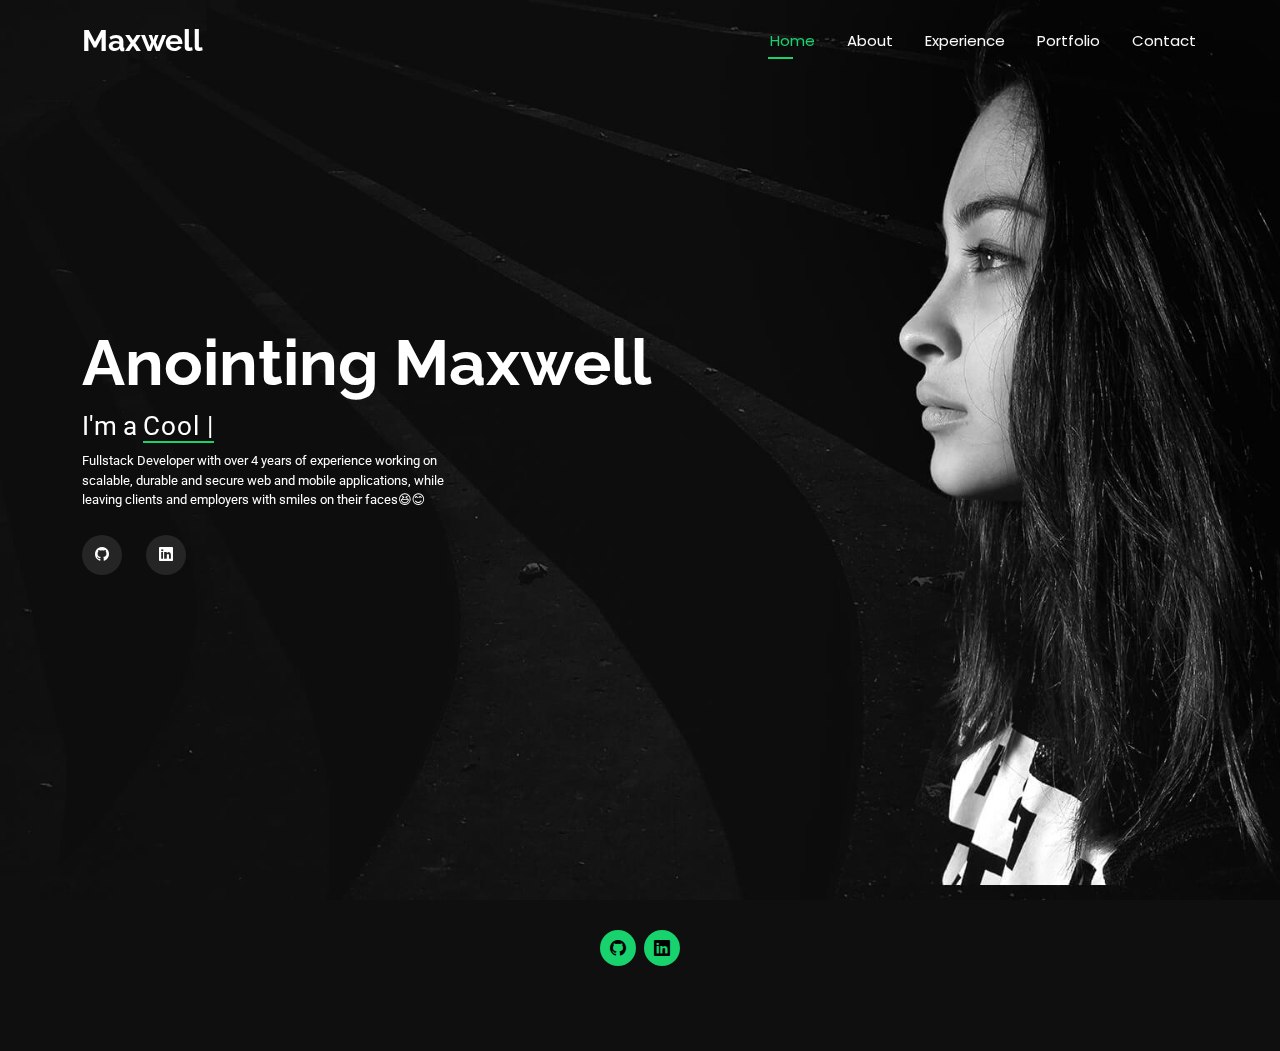
<file: index.html>
<!DOCTYPE html>
<html lang="en">

    <head>
        <meta charset="utf-8">
        <meta content="width=device-width, initial-scale=1.0" name="viewport">
        <title>Maxwell</title>
        <meta name="description" content="">
        <meta name="keywords" content="">

        <!-- Favicons -->
        <link href="assets/img/favicon.ico" rel="icon">
        <link href="assets/img/apple-touch-icon.png" rel="apple-touch-icon">

        <!-- Fonts -->
        <link href="https://fonts.googleapis.com" rel="preconnect">
        <link href="https://fonts.gstatic.com" rel="preconnect" crossorigin>
        <link
            href="https://fonts.googleapis.com/css2?family=Roboto:ital,wght@0,100;0,300;0,400;0,500;0,700;0,900;1,100;1,300;1,400;1,500;1,700;1,900&family=Poppins:ital,wght@0,100;0,200;0,300;0,400;0,500;0,600;0,700;0,800;0,900;1,100;1,200;1,300;1,400;1,500;1,600;1,700;1,800;1,900&family=Raleway:ital,wght@0,100;0,200;0,300;0,400;0,500;0,600;0,700;0,800;0,900;1,100;1,200;1,300;1,400;1,500;1,600;1,700;1,800;1,900&display=swap"
            rel="stylesheet">

        <!-- Vendor CSS Files -->
        <link href="assets/vendor/bootstrap/css/bootstrap.min.css" rel="stylesheet">
        <link href="assets/vendor/bootstrap-icons/bootstrap-icons.css" rel="stylesheet">
        <link href="assets/vendor/aos/aos.css" rel="stylesheet">
        <link href="assets/vendor/swiper/swiper-bundle.min.css" rel="stylesheet">
        <link href="assets/vendor/glightbox/css/glightbox.min.css" rel="stylesheet">

        <!-- Main CSS File -->
        <link href="assets/css/main.css" rel="stylesheet">

        <!-- =======================================================
  * Template Name: Personal
  * Template URL: https://bootstrapmade.com/personal-free-resume-bootstrap-template/
  * Updated: Aug 07 2024 with Bootstrap v5.3.3
  * Author: BootstrapMade.com
  * License: https://bootstrapmade.com/license/
  ======================================================== -->
    </head>

    <body class="index-page">

        <header id="header" class="header d-flex align-items-center fixed-top">
            <div
                class="container-fluid container-xl position-relative d-flex align-items-center justify-content-between">

                <a href="index.html" class="logo d-flex align-items-center">
                    <h1 class="sitename">Maxwell</h1>
                </a>

                <nav id="navmenu" class="navmenu">
                    <ul>
                        <li><a href="index.html" class="active">Home</a></li>
                        <li><a href="about.html">About</a></li>
                        <li><a href="experience.html">Experience</a></li>
                        <li><a href="portfolio.html">Portfolio</a></li>
                        <li><a href="contact.html">Contact</a></li>
                    </ul>
                    <i class="mobile-nav-toggle d-xl-none bi bi-list"></i>
                </nav>

            </div>
        </header>

        <main class="main">

            <!-- Hero Section -->
            <section id="hero" class="hero section dark-background">

                <img src="assets/img/hero-bg.jpg" alt="" data-aos="fade-in">

                <div class="container" data-aos="zoom-out" data-aos-delay="100">
                    <h2>Anointing Maxwell</h2>
                    <p>I'm a <span class="typed"
                            data-typed-items="Backend Developer, Frontend Developer, Freelancer, Cool Guy">Cool
                            Guy</span><span class="typed-cursor typed-cursor--blink"></span></p>
                    <p class="mb-0" style="font-size: 13px;max-width: 400px;">Fullstack Developer with over 4 years of
                        experience working
                        on scalable, durable and
                        secure web and
                        mobile applications, while leaving clients and employers with smiles on their faces😆😊</p>

                    <div class="social-links">
                        <a target="_blank" href="https://github.com/AnointingMax">
                            <i class="bi bi-github"></i>
                        </a>
                        <a target="_blank" href="https://www.linkedin.com/in/AnointingMax">
                            <i class="bi bi-linkedin"></i>
                        </a>
                    </div>
                </div>

            </section><!-- /Hero Section -->

        </main>

        <footer id="footer" class="footer dark-background">
            <div class="container">
                <div class="social-links d-flex justify-content-center">
                    <a target="_blank" href="https://github.com/AnointingMax">
                        <i class="bi bi-github"></i>
                    </a>
                    <a target="_blank" href="https://www.linkedin.com/in/AnointingMax">
                        <i class="bi bi-linkedin"></i>
                    </a>
                </div>
                <div class="container">
                    <div class="credits">
                        <!-- All the links in the footer should remain intact. -->
                        <!-- You can delete the links only if you've purchased the pro version. -->
                        <!-- Licensing information: https://bootstrapmade.com/license/ -->
                        <!-- Purchase the pro version with working PHP/AJAX contact form: [buy-url] -->
                        Designed by <a href="https://bootstrapmade.com/">BootstrapMade</a>
                    </div>
                </div>
            </div>
        </footer>

        <!-- Scroll Top -->
        <a href="#" id="scroll-top" class="scroll-top d-flex align-items-center justify-content-center"><i
                class="bi bi-arrow-up-short"></i></a>

        <!-- Preloader -->
        <div id="preloader"></div>

        <!-- Vendor JS Files -->
        <script src="assets/vendor/bootstrap/js/bootstrap.bundle.min.js"></script>
        <script src="assets/vendor/php-email-form/validate.js"></script>
        <script src="assets/vendor/aos/aos.js"></script>
        <script src="assets/vendor/typed.js/typed.umd.js"></script>
        <script src="assets/vendor/purecounter/purecounter_vanilla.js"></script>
        <script src="assets/vendor/waypoints/noframework.waypoints.js"></script>
        <script src="assets/vendor/swiper/swiper-bundle.min.js"></script>
        <script src="assets/vendor/glightbox/js/glightbox.min.js"></script>
        <script src="assets/vendor/imagesloaded/imagesloaded.pkgd.min.js"></script>
        <script src="assets/vendor/isotope-layout/isotope.pkgd.min.js"></script>

        <!-- Main JS File -->
        <script src="assets/js/main.js"></script>

    </body>

</html>
</file>
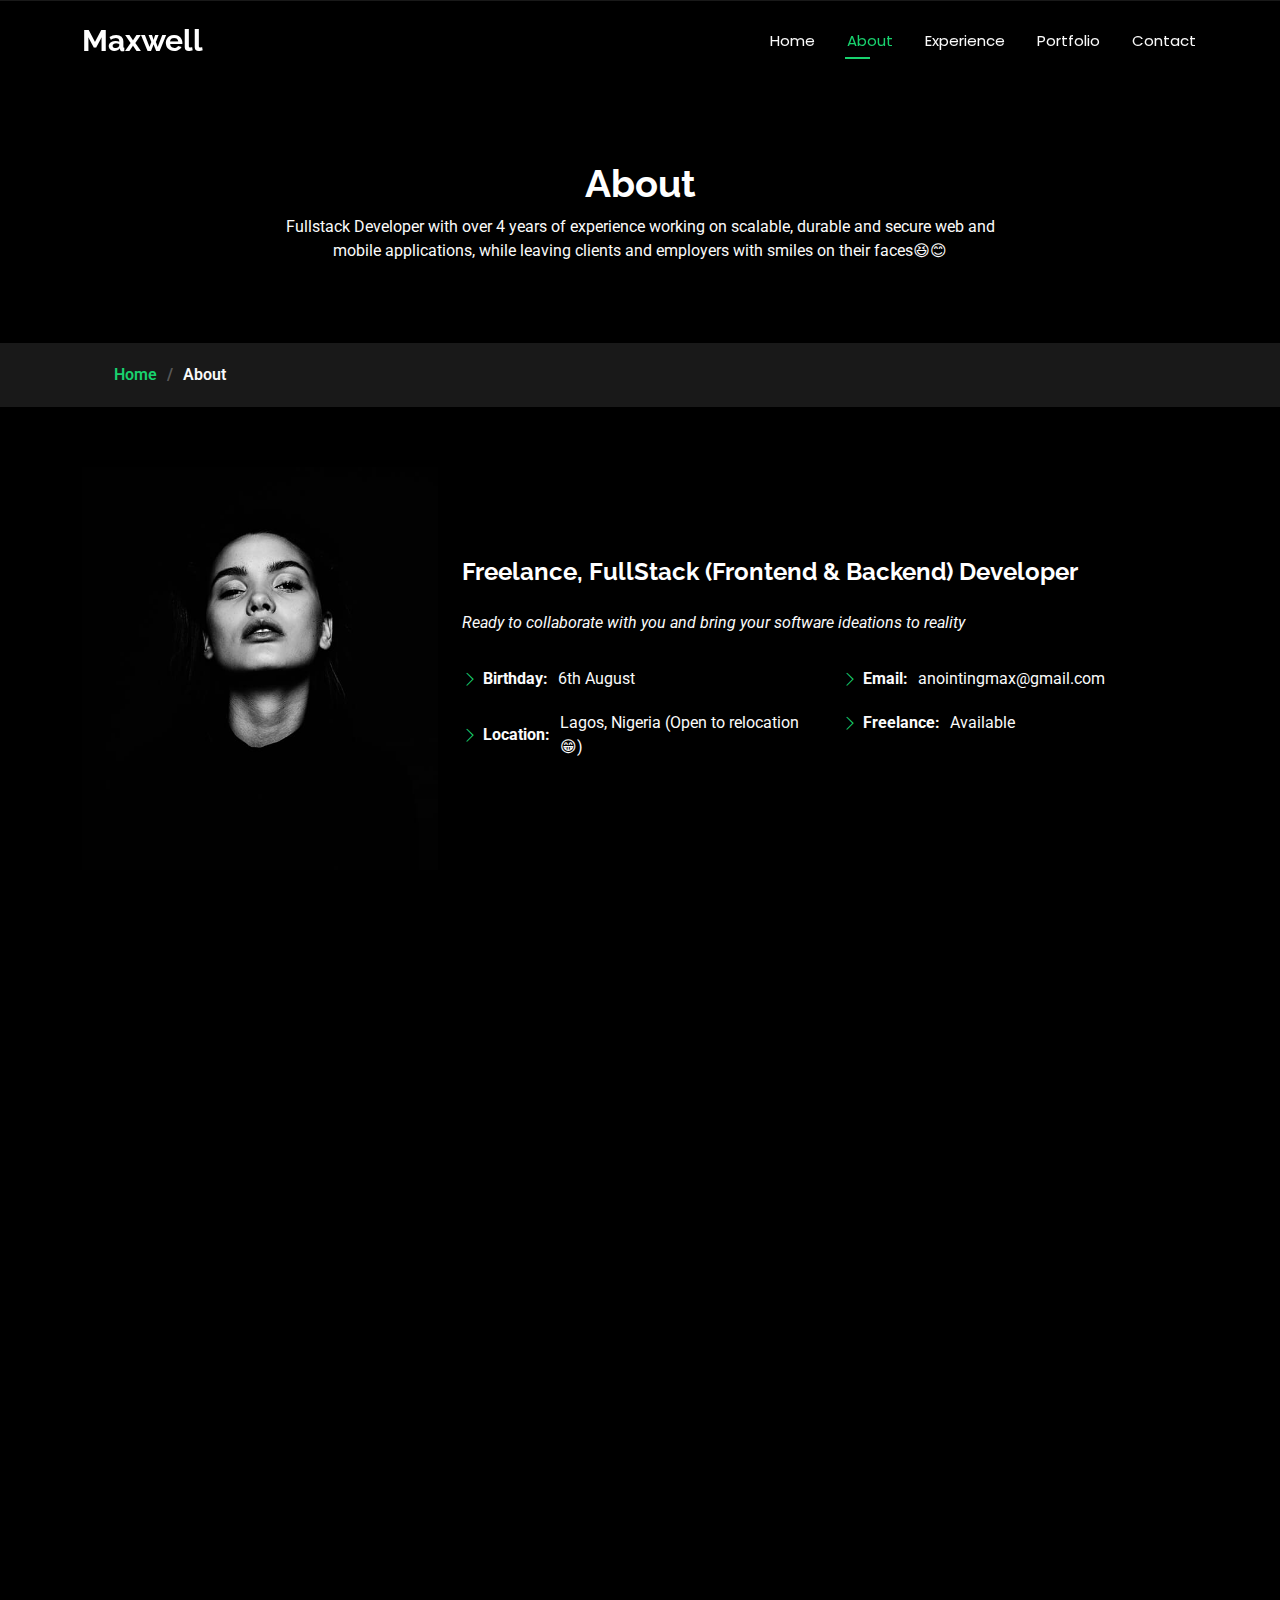
<file: about.html>
<!DOCTYPE html>
<html lang="en">

    <head>
        <meta charset="utf-8">
        <meta content="width=device-width, initial-scale=1.0" name="viewport">
        <title>About - Maxwell</title>
        <meta name="description" content="">
        <meta name="keywords" content="">

        <!-- Favicons -->
        <link href="assets/img/favicon.ico" rel="icon">
        <link href="assets/img/apple-touch-icon.png" rel="apple-touch-icon">

        <!-- Fonts -->
        <link href="https://fonts.googleapis.com" rel="preconnect">
        <link href="https://fonts.gstatic.com" rel="preconnect" crossorigin>
        <link
            href="https://fonts.googleapis.com/css2?family=Roboto:ital,wght@0,100;0,300;0,400;0,500;0,700;0,900;1,100;1,300;1,400;1,500;1,700;1,900&family=Poppins:ital,wght@0,100;0,200;0,300;0,400;0,500;0,600;0,700;0,800;0,900;1,100;1,200;1,300;1,400;1,500;1,600;1,700;1,800;1,900&family=Raleway:ital,wght@0,100;0,200;0,300;0,400;0,500;0,600;0,700;0,800;0,900;1,100;1,200;1,300;1,400;1,500;1,600;1,700;1,800;1,900&display=swap"
            rel="stylesheet">

        <!-- Vendor CSS Files -->
        <link href="assets/vendor/bootstrap/css/bootstrap.min.css" rel="stylesheet">
        <link href="assets/vendor/bootstrap-icons/bootstrap-icons.css" rel="stylesheet">
        <link href="assets/vendor/aos/aos.css" rel="stylesheet">
        <link href="assets/vendor/swiper/swiper-bundle.min.css" rel="stylesheet">
        <link href="assets/vendor/glightbox/css/glightbox.min.css" rel="stylesheet">

        <!-- Main CSS File -->
        <link href="assets/css/main.css" rel="stylesheet">

        <!-- =======================================================
  * Template Name: Personal
  * Template URL: https://bootstrapmade.com/personal-free-resume-bootstrap-template/
  * Updated: Aug 07 2024 with Bootstrap v5.3.3
  * Author: BootstrapMade.com
  * License: https://bootstrapmade.com/license/
  ======================================================== -->
    </head>

    <body class="about-page">

        <header id="header" class="header d-flex align-items-center fixed-top">
            <div
                class="container-fluid container-xl position-relative d-flex align-items-center justify-content-between">

                <a href="index.html" class="logo d-flex align-items-center">
                    <h1 class="sitename">Maxwell</h1>
                </a>

                <nav id="navmenu" class="navmenu">
                    <ul>
                        <li><a href="index.html">Home</a></li>
                        <li><a href="about.html" class="active">About</a></li>
                        <li><a href="experience.html">Experience</a></li>
                        <li><a href="portfolio.html">Portfolio</a></li>
                        <li><a href="contact.html">Contact</a></li>
                    </ul>
                    <i class="mobile-nav-toggle d-xl-none bi bi-list"></i>
                </nav>

            </div>
        </header>

        <main class="main">

            <!-- Page Title -->
            <div class="page-title" data-aos="fade">
                <div class="heading">
                    <div class="container">
                        <div class="row d-flex justify-content-center text-center">
                            <div class="col-lg-8">
                                <h1>About</h1>
                                <p class="mb-0">Fullstack Developer with over 4 years of
                                    experience working
                                    on scalable, durable and
                                    secure web and
                                    mobile applications, while leaving clients and employers with smiles on their
                                    faces😆😊</p>
                            </div>
                        </div>
                    </div>
                </div>
                <nav class="breadcrumbs">
                    <div class="container">
                        <ol>
                            <li><a href="index.html">Home</a></li>
                            <li class="current">About</li>
                        </ol>
                    </div>
                </nav>
            </div><!-- End Page Title -->

            <!-- About Section -->
            <section id="about" class="about section">

                <div class="container" data-aos="fade-up" data-aos-delay="100">

                    <div class="row gy-4 justify-content-center align-items-center">
                        <div class="col-lg-4">
                            <img src="assets/img/profile-img.jpg" class="img-fluid" alt="">
                        </div>
                        <div class="col-lg-8 content">
                            <h2>Freelance, FullStack (Frontend &amp; Backend) Developer</h2>
                            <p class="fst-italic py-3">
                                Ready to collaborate with you and bring your software ideations to reality
                            </p>
                            <div class="row">
                                <div class="col-lg-6">
                                    <ul>
                                        <li><i class="bi bi-chevron-right"></i> <strong>Birthday:</strong> <span>6th
                                                August</span></li>
                                        <li><i class="bi bi-chevron-right"></i> <strong>Location:</strong>
                                            <span>Lagos, Nigeria (Open to relocation😁)</span>
                                        </li>
                                    </ul>
                                </div>
                                <div class="col-lg-6">
                                    <ul>
                                        <li><i class="bi bi-chevron-right"></i> <strong>Email:</strong>
                                            <span>anointingmax@gmail.com</span>
                                        </li>
                                        <li><i class="bi bi-chevron-right"></i> <strong>Freelance:</strong>
                                            <span>Available</span>
                                        </li>
                                    </ul>
                                </div>
                            </div>
                        </div>
                    </div>

                </div>

            </section><!-- /About Section -->

            <!-- Stats Section -->
            <section id="stats" class="stats section">

                <div class="container" data-aos="fade-up" data-aos-delay="100">

                    <div class="row gy-4 justify-content-center">

                        <div class="col-lg-3 col-md-6 d-flex flex-column align-items-center">
                            <i class="bi bi-emoji-smile"></i>
                            <div class="stats-item">
                                <span>All</span>
                                <p>Happy Clients</p>
                            </div>
                        </div><!-- End Stats Item -->

                        <div class="col-lg-3 col-md-6 d-flex flex-column align-items-center">
                            <i class="bi bi-journal-richtext"></i>
                            <div class="stats-item">
                                <span>A lot</span>
                                <p>Projects</p>
                            </div>
                        </div><!-- End Stats Item -->

                    </div>

                </div>

            </section><!-- /Stats Section -->

            <!-- Skills Section -->
            <section id="skills" class="skills section">

                <!-- Section Title -->
                <div class="container section-title" data-aos="fade-up">
                    <h2>Skills</h2>
                    <div><span>Core</span> <span class="description-title">Skills</span></div>
                </div><!-- End Section Title -->

                <div class="container" data-aos="fade-up" data-aos-delay="100">

                    <div class="row skills-content skills-animation">

                        <div class="col-lg-6">

                            <div class="progress">
                                <span class="skill"><span>HTML</span></span>
                                <div class="progress-bar-wrap">
                                    <div class="progress-bar" role="progressbar" aria-valuenow="100" aria-valuemin="0"
                                        aria-valuemax="100"></div>
                                </div>
                            </div><!-- End Skills Item -->

                            <div class="progress">
                                <span class="skill"><span>CSS</span></span>
                                <div class="progress-bar-wrap">
                                    <div class="progress-bar" role="progressbar" aria-valuenow="100" aria-valuemin="0"
                                        aria-valuemax="100"></div>
                                </div>
                            </div><!-- End Skills Item -->

                            <div class="progress">
                                <span class="skill"><span>JavaScript</span></span>
                                <div class="progress-bar-wrap">
                                    <div class="progress-bar" role="progressbar" aria-valuenow="100" aria-valuemin="0"
                                        aria-valuemax="100"></div>
                                </div>
                            </div><!-- End Skills Item -->

                        </div>

                        <div class="col-lg-6">

                            <div class="progress">
                                <span class="skill"><span>React</span></span>
                                <div class="progress-bar-wrap">
                                    <div class="progress-bar" role="progressbar" aria-valuenow="100" aria-valuemin="0"
                                        aria-valuemax="100"></div>
                                </div>
                            </div><!-- End Skills Item -->

                            <div class="progress">
                                <span class="skill"><span>ExpressJS</span></span>
                                <div class="progress-bar-wrap">
                                    <div class="progress-bar" role="progressbar" aria-valuenow="100" aria-valuemin="0"
                                        aria-valuemax="100"></div>
                                </div>
                            </div><!-- End Skills Item -->

                            <div class="progress">
                                <span class="skill"><span>Typescript</span></span>
                                <div class="progress-bar-wrap">
                                    <div class="progress-bar" role="progressbar" aria-valuenow="100" aria-valuemin="0"
                                        aria-valuemax="100"></div>
                                </div>
                            </div><!-- End Skills Item -->

                        </div>

                    </div>

                </div>

            </section><!-- /Skills Section -->

            <!-- Interests Section -->
            <section id="interests" class="interests section">

                <!-- Section Title -->
                <div class="container section-title" data-aos="fade-up">
                    <h2>Technologies</h2>
                    <div><span>I work</span> <span class="description-title">well with</span></div>
                </div><!-- End Section Title -->

                <div class="container">

                    <div class="row gy-4">

                        <div class="col-lg-3 col-md-4" data-aos="fade-up" data-aos-delay="100">
                            <div class="features-item">
                                <svg viewBox="0 0 32 32" xmlns="http://www.w3.org/2000/svg">
                                    <path
                                        d="m25.21 24.21-12.471 3.718a.525.525 0 0 1 -.667-.606l4.456-21.511a.43.43 0 0 1 .809-.094l8.249 17.661a.6.6 0 0 1 -.376.832zm2.139-.878-9.549-20.449a1.531 1.531 0 0 0 -1.309-.883 1.513 1.513 0 0 0 -1.4.729l-10.355 16.919a1.592 1.592 0 0 0 .018 1.7l5.064 7.909a1.628 1.628 0 0 0 1.83.678l14.7-4.383a1.6 1.6 0 0 0 1-2.218z"
                                        fill="#0c344b" fill-rule="evenodd" />
                                </svg>
                                <h3><a href="" class="stretched-link">Prisma ORM</a></h3>
                            </div>
                        </div><!-- End Feature Item -->

                        <div class="col-lg-3 col-md-4" data-aos="fade-up" data-aos-delay="200">
                            <div class="features-item">
                                <svg xmlns="http://www.w3.org/2000/svg" viewBox="0 0 128 128">
                                    <path
                                        d="M93.809 92.112c.785-6.533.55-7.492 5.416-6.433l1.235.108c3.742.17 8.637-.602 11.513-1.938 6.191-2.873 9.861-7.668 3.758-6.409-13.924 2.873-14.881-1.842-14.881-1.842 14.703-21.815 20.849-49.508 15.543-56.287-14.47-18.489-39.517-9.746-39.936-9.52l-.134.025c-2.751-.571-5.83-.912-9.289-.968-6.301-.104-11.082 1.652-14.709 4.402 0 0-44.683-18.409-42.604 23.151.442 8.841 12.672 66.898 27.26 49.362 5.332-6.412 10.484-11.834 10.484-11.834 2.558 1.699 5.622 2.567 8.834 2.255l.249-.212c-.078.796-.044 1.575.099 2.497-3.757 4.199-2.653 4.936-10.166 6.482-7.602 1.566-3.136 4.355-.221 5.084 3.535.884 11.712 2.136 17.238-5.598l-.22.882c1.474 1.18 1.375 8.477 1.583 13.69.209 5.214.558 10.079 1.621 12.948 1.063 2.868 2.317 10.256 12.191 8.14 8.252-1.764 14.561-4.309 15.136-27.985" />
                                    <path
                                        d="M75.458 125.256c-4.367 0-7.211-1.689-8.938-3.32-2.607-2.46-3.641-5.629-4.259-7.522l-.267-.79c-1.244-3.358-1.666-8.193-1.916-14.419-.038-.935-.064-1.898-.093-2.919-.021-.747-.047-1.684-.085-2.664a18.8 18.8 0 01-4.962 1.568c-3.079.526-6.389.356-9.84-.507-2.435-.609-4.965-1.871-6.407-3.82-4.203 3.681-8.212 3.182-10.396 2.453-3.853-1.285-7.301-4.896-10.542-11.037-2.309-4.375-4.542-10.075-6.638-16.943-3.65-11.96-5.969-24.557-6.175-28.693C4.292 23.698 7.777 14.44 15.296 9.129 27.157.751 45.128 5.678 51.68 7.915c4.402-2.653 9.581-3.944 15.433-3.851 3.143.051 6.136.327 8.916.823 2.9-.912 8.628-2.221 15.185-2.139 12.081.144 22.092 4.852 28.949 13.615 4.894 6.252 2.474 19.381.597 26.651-2.642 10.226-7.271 21.102-12.957 30.57 1.544.011 3.781-.174 6.961-.831 6.274-1.295 8.109 2.069 8.607 3.575 1.995 6.042-6.677 10.608-9.382 11.864-3.466 1.609-9.117 2.589-13.745 2.377l-.202-.013-1.216-.107-.12 1.014-.116.991c-.311 11.999-2.025 19.598-5.552 24.619-3.697 5.264-8.835 6.739-13.361 7.709-1.544.33-2.947.474-4.219.474zm-9.19-43.671c2.819 2.256 3.066 6.501 3.287 14.434.028.99.054 1.927.089 2.802.106 2.65.355 8.855 1.327 11.477.137.371.26.747.39 1.146 1.083 3.316 1.626 4.979 6.309 3.978 3.931-.843 5.952-1.599 7.534-3.851 2.299-3.274 3.585-9.86 3.821-19.575l4.783.116-4.75-.57.14-1.186c.455-3.91.783-6.734 3.396-8.602 2.097-1.498 4.486-1.353 6.389-1.01-2.091-1.58-2.669-3.433-2.823-4.193l-.399-1.965 1.121-1.663c6.457-9.58 11.781-21.354 14.609-32.304 2.906-11.251 2.02-17.226 1.134-18.356-11.729-14.987-32.068-8.799-34.192-8.097l-.359.194-1.8.335-.922-.191c-2.542-.528-5.366-.82-8.393-.869-4.756-.08-8.593 1.044-11.739 3.431l-2.183 1.655-2.533-1.043c-5.412-2.213-21.308-6.662-29.696-.721-4.656 3.298-6.777 9.76-6.305 19.207.156 3.119 2.275 14.926 5.771 26.377 4.831 15.825 9.221 21.082 11.054 21.693.32.108 1.15-.537 1.976-1.529a270.708 270.708 0 0110.694-12.07l2.77-2.915 3.349 2.225c1.35.897 2.839 1.406 4.368 1.502l7.987-6.812-1.157 11.808c-.026.265-.039.626.065 1.296l.348 2.238-1.51 1.688-.174.196 4.388 2.025 1.836-2.301z" />
                                    <path fill="#336791"
                                        d="M115.731 77.44c-13.925 2.873-14.882-1.842-14.882-1.842 14.703-21.816 20.849-49.51 15.545-56.287C101.924.823 76.875 9.566 76.457 9.793l-.135.024c-2.751-.571-5.83-.911-9.291-.967-6.301-.103-11.08 1.652-14.707 4.402 0 0-44.684-18.408-42.606 23.151.442 8.842 12.672 66.899 27.26 49.363 5.332-6.412 10.483-11.834 10.483-11.834 2.559 1.699 5.622 2.567 8.833 2.255l.25-.212c-.078.796-.042 1.575.1 2.497-3.758 4.199-2.654 4.936-10.167 6.482-7.602 1.566-3.136 4.355-.22 5.084 3.534.884 11.712 2.136 17.237-5.598l-.221.882c1.473 1.18 2.507 7.672 2.334 13.557-.174 5.885-.29 9.926.871 13.082 1.16 3.156 2.316 10.256 12.192 8.14 8.252-1.768 12.528-6.351 13.124-13.995.422-5.435 1.377-4.631 1.438-9.49l.767-2.3c.884-7.367.14-9.743 5.225-8.638l1.235.108c3.742.17 8.639-.602 11.514-1.938 6.19-2.871 9.861-7.667 3.758-6.408z" />
                                    <path fill="#fff"
                                        d="M75.957 122.307c-8.232 0-10.84-6.519-11.907-9.185-1.562-3.907-1.899-19.069-1.551-31.503a1.59 1.59 0 011.64-1.55 1.594 1.594 0 011.55 1.639c-.401 14.341.168 27.337 1.324 30.229 1.804 4.509 4.54 8.453 12.275 6.796 7.343-1.575 10.093-4.359 11.318-11.46.94-5.449 2.799-20.951 3.028-24.01a1.593 1.593 0 011.71-1.472 1.597 1.597 0 011.472 1.71c-.239 3.185-2.089 18.657-3.065 24.315-1.446 8.387-5.185 12.191-13.794 14.037-1.463.313-2.792.453-4 .454zM31.321 90.466a6.71 6.71 0 01-2.116-.35c-5.347-1.784-10.44-10.492-15.138-25.885-3.576-11.717-5.842-23.947-6.041-27.922-.589-11.784 2.445-20.121 9.02-24.778 13.007-9.216 34.888-.44 35.813-.062a1.596 1.596 0 01-1.207 2.955c-.211-.086-21.193-8.492-32.768-.285-5.622 3.986-8.203 11.392-7.672 22.011.167 3.349 2.284 15.285 5.906 27.149 4.194 13.742 8.967 22.413 13.096 23.79.648.216 2.62.873 5.439-2.517A245.272 245.272 0 0145.88 73.046a1.596 1.596 0 012.304 2.208c-.048.05-4.847 5.067-10.077 11.359-2.477 2.979-4.851 3.853-6.786 3.853zm69.429-13.445a1.596 1.596 0 01-1.322-2.487c14.863-22.055 20.08-48.704 15.612-54.414-5.624-7.186-13.565-10.939-23.604-11.156-7.433-.16-13.341 1.738-14.307 2.069l-.243.099c-.971.305-1.716-.227-1.997-.849a1.6 1.6 0 01.631-2.025c.046-.027.192-.089.429-.176l-.021.006.021-.007c1.641-.601 7.639-2.4 15.068-2.315 11.108.118 20.284 4.401 26.534 12.388 2.957 3.779 2.964 12.485.019 23.887-3.002 11.625-8.651 24.118-15.497 34.277-.306.457-.81.703-1.323.703zm.76 10.21c-2.538 0-4.813-.358-6.175-1.174-1.4-.839-1.667-1.979-1.702-2.584-.382-6.71 3.32-7.878 5.208-8.411-.263-.398-.637-.866-1.024-1.349-1.101-1.376-2.609-3.26-3.771-6.078-.182-.44-.752-1.463-1.412-2.648-3.579-6.418-11.026-19.773-6.242-26.612 2.214-3.165 6.623-4.411 13.119-3.716C97.6 28.837 88.5 10.625 66.907 10.271c-6.494-.108-11.82 1.889-15.822 5.93-8.96 9.049-8.636 25.422-8.631 25.586a1.595 1.595 0 11-3.19.084c-.02-.727-.354-17.909 9.554-27.916C53.455 9.272 59.559 6.96 66.96 7.081c13.814.227 22.706 7.25 27.732 13.101 5.479 6.377 8.165 13.411 8.386 15.759.165 1.746-1.088 2.095-1.341 2.147l-.576.013c-6.375-1.021-10.465-.312-12.156 2.104-3.639 5.201 3.406 17.834 6.414 23.229.768 1.376 1.322 2.371 1.576 2.985.988 2.396 2.277 4.006 3.312 5.3.911 1.138 1.7 2.125 1.982 3.283.131.23 1.99 2.98 13.021.703 2.765-.57 4.423-.083 4.93 1.45.997 3.015-4.597 6.532-7.694 7.97-2.775 1.29-7.204 2.106-11.036 2.106zm-4.696-4.021c.35.353 2.101.962 5.727.806 3.224-.138 6.624-.839 8.664-1.786 2.609-1.212 4.351-2.567 5.253-3.492l-.5.092c-7.053 1.456-12.042 1.262-14.828-.577a6.162 6.162 0 01-.54-.401c-.302.119-.581.197-.78.253-1.58.443-3.214.902-2.996 5.105zm-45.562 8.915c-1.752 0-3.596-.239-5.479-.71-1.951-.488-5.24-1.957-5.19-4.37.057-2.707 3.994-3.519 5.476-3.824 5.354-1.103 5.703-1.545 7.376-3.67.488-.619 1.095-1.39 1.923-2.314 1.229-1.376 2.572-2.073 3.992-2.073.989 0 1.8.335 2.336.558 1.708.708 3.133 2.42 3.719 4.467.529 1.847.276 3.625-.71 5.006-3.237 4.533-7.886 6.93-13.443 6.93zm-7.222-4.943c.481.372 1.445.869 2.518 1.137 1.631.408 3.213.615 4.705.615 4.546 0 8.196-1.882 10.847-5.594.553-.774.387-1.757.239-2.274-.31-1.083-1.08-2.068-1.873-2.397-.43-.178-.787-.314-1.115-.314-.176 0-.712 0-1.614 1.009a41.146 41.146 0 00-1.794 2.162c-2.084 2.646-3.039 3.544-9.239 4.821-1.513.31-2.289.626-2.674.835zm12.269-7.36a1.596 1.596 0 01-1.575-1.354 8.218 8.218 0 01-.08-.799c-4.064-.076-7.985-1.82-10.962-4.926-3.764-3.927-5.477-9.368-4.699-14.927.845-6.037.529-11.366.359-14.229-.047-.796-.081-1.371-.079-1.769.003-.505.013-1.844 4.489-4.113 1.592-.807 4.784-2.215 8.271-2.576 5.777-.597 9.585 1.976 10.725 7.246 3.077 14.228.244 20.521-1.825 25.117-.385.856-.749 1.664-1.04 2.447l-.257.69c-1.093 2.931-2.038 5.463-1.748 7.354a1.595 1.595 0 01-1.335 1.819l-.244.02zM42.464 42.26l.062 1.139c.176 2.974.504 8.508-.384 14.86-.641 4.585.759 9.06 3.843 12.276 2.437 2.542 5.644 3.945 8.94 3.945h.068c.369-1.555.982-3.197 1.642-4.966l.255-.686c.329-.884.714-1.74 1.122-2.646 1.991-4.424 4.47-9.931 1.615-23.132-.565-2.615-1.936-4.128-4.189-4.627-4.628-1.022-11.525 2.459-12.974 3.837zm9.63-.677c-.08.564 1.033 2.07 2.485 2.271 1.449.203 2.689-.975 2.768-1.539.079-.564-1.033-1.186-2.485-1.388-1.451-.202-2.691.092-2.768.656zm2.818 2.826l-.407-.028c-.9-.125-1.81-.692-2.433-1.518-.219-.29-.576-.852-.505-1.354.101-.736.999-1.177 2.4-1.177.313 0 .639.023.967.069.766.106 1.477.327 2.002.62.91.508.977 1.075.936 1.368-.112.813-1.405 2.02-2.96 2.02zm-2.289-2.732c.045.348.907 1.496 2.029 1.651l.261.018c1.036 0 1.81-.815 1.901-1.082-.096-.182-.762-.634-2.025-.81a5.823 5.823 0 00-.821-.059c-.812 0-1.243.183-1.345.282zm43.605-1.245c.079.564-1.033 2.07-2.484 2.272-1.45.202-2.691-.975-2.771-1.539-.076-.564 1.036-1.187 2.486-1.388 1.45-.203 2.689.092 2.769.655zm-2.819 2.56c-1.396 0-2.601-1.086-2.7-1.791-.115-.846 1.278-1.489 2.712-1.688.316-.044.629-.066.93-.066 1.238 0 2.058.363 2.14.949.053.379-.238.964-.739 1.492-.331.347-1.026.948-1.973 1.079l-.37.025zm.943-3.013c-.276 0-.564.021-.856.061-1.441.201-2.301.779-2.259 1.089.048.341.968 1.332 2.173 1.332l.297-.021c.787-.109 1.378-.623 1.66-.919.443-.465.619-.903.598-1.052-.028-.198-.56-.49-1.613-.49zm3.965 32.843a1.594 1.594 0 01-1.324-2.483c3.398-5.075 2.776-10.25 2.175-15.255-.257-2.132-.521-4.337-.453-6.453.07-2.177.347-3.973.614-5.71.317-2.058.617-4.002.493-6.31a1.595 1.595 0 113.186-.172c.142 2.638-.197 4.838-.525 6.967-.253 1.643-.515 3.342-.578 5.327-.061 1.874.178 3.864.431 5.97.64 5.322 1.365 11.354-2.691 17.411a1.596 1.596 0 01-1.328.708z" />
                                </svg>
                                <h3><a href="" class="stretched-link">PostgeSQL</a></h3>
                            </div>
                        </div><!-- End Feature Item -->

                        <div class="col-lg-3 col-md-4" data-aos="fade-up" data-aos-delay="300">
                            <div class="features-item">
                                <svg xmlns="http://www.w3.org/2000/svg" viewBox="0 0 128 128">
                                    <path fill="#00618A"
                                        d="M116.948 97.807c-6.863-.187-12.104.452-16.585 2.341-1.273.537-3.305.552-3.513 2.147.7.733.809 1.829 1.365 2.731 1.07 1.73 2.876 4.052 4.488 5.268 1.762 1.33 3.577 2.751 5.465 3.902 3.358 2.047 7.107 3.217 10.34 5.268 1.906 1.21 3.799 2.733 5.658 4.097.92.675 1.537 1.724 2.732 2.147v-.194c-.628-.8-.79-1.898-1.366-2.733l-2.537-2.537c-2.48-3.292-5.629-6.184-8.976-8.585-2.669-1.916-8.642-4.504-9.755-7.609l-.195-.195c1.892-.214 4.107-.898 5.854-1.367 2.934-.786 5.556-.583 8.585-1.365l4.097-1.171v-.78c-1.531-1.571-2.623-3.651-4.292-5.073-4.37-3.72-9.138-7.437-14.048-10.537-2.724-1.718-6.089-2.835-8.976-4.292-.971-.491-2.677-.746-3.318-1.562-1.517-1.932-2.342-4.382-3.511-6.633-2.449-4.717-4.854-9.868-7.024-14.831-1.48-3.384-2.447-6.72-4.293-9.756-8.86-14.567-18.396-23.358-33.169-32-3.144-1.838-6.929-2.563-10.929-3.513-2.145-.129-4.292-.26-6.438-.391-1.311-.546-2.673-2.149-3.902-2.927C17.811 4.565 5.257-2.16 1.633 6.682c-2.289 5.581 3.421 11.025 5.462 13.854 1.434 1.982 3.269 4.207 4.293 6.438.674 1.467.79 2.938 1.367 4.489 1.417 3.822 2.652 7.98 4.487 11.511.927 1.788 1.949 3.67 3.122 5.268.718.981 1.951 1.413 2.145 2.927-1.204 1.686-1.273 4.304-1.95 6.44-3.05 9.615-1.899 21.567 2.537 28.683 1.36 2.186 4.567 6.871 8.975 5.073 3.856-1.57 2.995-6.438 4.098-10.732.249-.973.096-1.689.585-2.341v.195l3.513 7.024c2.6 4.187 7.212 8.562 11.122 11.514 2.027 1.531 3.623 4.177 6.244 5.073v-.196h-.195c-.508-.791-1.303-1.119-1.951-1.755-1.527-1.497-3.225-3.358-4.487-5.073-3.556-4.827-6.698-10.11-9.561-15.609-1.368-2.627-2.557-5.523-3.709-8.196-.444-1.03-.438-2.589-1.364-3.122-1.263 1.958-3.122 3.542-4.098 5.854-1.561 3.696-1.762 8.204-2.341 12.878-.342.122-.19.038-.391.194-2.718-.655-3.672-3.452-4.683-5.853-2.554-6.07-3.029-15.842-.781-22.829.582-1.809 3.21-7.501 2.146-9.172-.508-1.666-2.184-2.63-3.121-3.903-1.161-1.574-2.319-3.646-3.124-5.464-2.09-4.731-3.066-10.044-5.267-14.828-1.053-2.287-2.832-4.602-4.293-6.634-1.617-2.253-3.429-3.912-4.683-6.635-.446-.968-1.051-2.518-.391-3.513.21-.671.508-.951 1.171-1.17 1.132-.873 4.284.29 5.462.779 3.129 1.3 5.741 2.538 8.392 4.294 1.271.844 2.559 2.475 4.097 2.927h1.756c2.747.631 5.824.195 8.391.975 4.536 1.378 8.601 3.523 12.292 5.854 11.246 7.102 20.442 17.21 26.732 29.269 1.012 1.942 1.45 3.794 2.341 5.854 1.798 4.153 4.063 8.426 5.852 12.488 1.786 4.052 3.526 8.141 6.05 11.513 1.327 1.772 6.451 2.723 8.781 3.708 1.632.689 4.307 1.409 5.854 2.34 2.953 1.782 5.815 3.903 8.586 5.855 1.383.975 5.64 3.116 5.852 4.879zM29.729 23.466c-1.431-.027-2.443.156-3.513.389v.195h.195c.683 1.402 1.888 2.306 2.731 3.513.65 1.367 1.301 2.732 1.952 4.097l.194-.193c1.209-.853 1.762-2.214 1.755-4.294-.484-.509-.555-1.147-.975-1.755-.556-.811-1.635-1.272-2.339-1.952z" />
                                </svg>
                                <h3><a href="" class="stretched-link">MySQL</a></h3>
                            </div>
                        </div><!-- End Feature Item -->

                        <div class="col-lg-3 col-md-4" data-aos="fade-up" data-aos-delay="400">
                            <div class="features-item">
                                <svg xmlns="http://www.w3.org/2000/svg" viewBox="0 0 128 128">
                                    <path fill-rule="evenodd" clip-rule="evenodd" fill="#439934"
                                        d="M88.038 42.812c1.605 4.643 2.761 9.383 3.141 14.296.472 6.095.256 12.147-1.029 18.142-.035.165-.109.32-.164.48-.403.001-.814-.049-1.208.012-3.329.523-6.655 1.065-9.981 1.604-3.438.557-6.881 1.092-10.313 1.687-1.216.21-2.721-.041-3.212 1.641-.014.046-.154.054-.235.08l.166-10.051-.169-24.252 1.602-.275c2.62-.429 5.24-.864 7.862-1.281 3.129-.497 6.261-.98 9.392-1.465 1.381-.215 2.764-.412 4.148-.618z" />
                                    <path fill-rule="evenodd" clip-rule="evenodd" fill="#45A538"
                                        d="M61.729 110.054c-1.69-1.453-3.439-2.842-5.059-4.37-8.717-8.222-15.093-17.899-18.233-29.566-.865-3.211-1.442-6.474-1.627-9.792-.13-2.322-.318-4.665-.154-6.975.437-6.144 1.325-12.229 3.127-18.147l.099-.138c.175.233.427.439.516.702 1.759 5.18 3.505 10.364 5.242 15.551 5.458 16.3 10.909 32.604 16.376 48.9.107.318.384.579.583.866l-.87 2.969z" />
                                    <path fill-rule="evenodd" clip-rule="evenodd" fill="#46A037"
                                        d="M88.038 42.812c-1.384.206-2.768.403-4.149.616-3.131.485-6.263.968-9.392 1.465-2.622.417-5.242.852-7.862 1.281l-1.602.275-.012-1.045c-.053-.859-.144-1.717-.154-2.576-.069-5.478-.112-10.956-.18-16.434-.042-3.429-.105-6.857-.175-10.285-.043-2.13-.089-4.261-.185-6.388-.052-1.143-.236-2.28-.311-3.423-.042-.657.016-1.319.029-1.979.817 1.583 1.616 3.178 2.456 4.749 1.327 2.484 3.441 4.314 5.344 6.311 7.523 7.892 12.864 17.068 16.193 27.433z" />
                                    <path fill-rule="evenodd" clip-rule="evenodd" fill="#409433"
                                        d="M65.036 80.753c.081-.026.222-.034.235-.08.491-1.682 1.996-1.431 3.212-1.641 3.432-.594 6.875-1.13 10.313-1.687 3.326-.539 6.652-1.081 9.981-1.604.394-.062.805-.011 1.208-.012-.622 2.22-1.112 4.488-1.901 6.647-.896 2.449-1.98 4.839-3.131 7.182a49.142 49.142 0 01-6.353 9.763c-1.919 2.308-4.058 4.441-6.202 6.548-1.185 1.165-2.582 2.114-3.882 3.161l-.337-.23-1.214-1.038-1.256-2.753a41.402 41.402 0 01-1.394-9.838l.023-.561.171-2.426c.057-.828.133-1.655.168-2.485.129-2.982.241-5.964.359-8.946z" />
                                    <path fill-rule="evenodd" clip-rule="evenodd" fill="#4FAA41"
                                        d="M65.036 80.753c-.118 2.982-.23 5.964-.357 8.947-.035.83-.111 1.657-.168 2.485l-.765.289c-1.699-5.002-3.399-9.951-5.062-14.913-2.75-8.209-5.467-16.431-8.213-24.642a4498.887 4498.887 0 00-6.7-19.867c-.105-.31-.407-.552-.617-.826l4.896-9.002c.168.292.39.565.496.879a6167.476 6167.476 0 016.768 20.118c2.916 8.73 5.814 17.467 8.728 26.198.116.349.308.671.491 1.062l.67-.78-.167 10.052z" />
                                    <path fill-rule="evenodd" clip-rule="evenodd" fill="#4AA73C"
                                        d="M43.155 32.227c.21.274.511.516.617.826a4498.887 4498.887 0 016.7 19.867c2.746 8.211 5.463 16.433 8.213 24.642 1.662 4.961 3.362 9.911 5.062 14.913l.765-.289-.171 2.426-.155.559c-.266 2.656-.49 5.318-.814 7.968-.163 1.328-.509 2.632-.772 3.947-.198-.287-.476-.548-.583-.866-5.467-16.297-10.918-32.6-16.376-48.9a3888.972 3888.972 0 00-5.242-15.551c-.089-.263-.34-.469-.516-.702l3.272-8.84z" />
                                    <path fill-rule="evenodd" clip-rule="evenodd" fill="#57AE47"
                                        d="M65.202 70.702l-.67.78c-.183-.391-.375-.714-.491-1.062-2.913-8.731-5.812-17.468-8.728-26.198a6167.476 6167.476 0 00-6.768-20.118c-.105-.314-.327-.588-.496-.879l6.055-7.965c.191.255.463.482.562.769 1.681 4.921 3.347 9.848 5.003 14.778 1.547 4.604 3.071 9.215 4.636 13.813.105.308.47.526.714.786l.012 1.045c.058 8.082.115 16.167.171 24.251z" />
                                    <path fill-rule="evenodd" clip-rule="evenodd" fill="#60B24F"
                                        d="M65.021 45.404c-.244-.26-.609-.478-.714-.786-1.565-4.598-3.089-9.209-4.636-13.813-1.656-4.93-3.322-9.856-5.003-14.778-.099-.287-.371-.514-.562-.769 1.969-1.928 3.877-3.925 5.925-5.764 1.821-1.634 3.285-3.386 3.352-5.968.003-.107.059-.214.145-.514l.519 1.306c-.013.661-.072 1.322-.029 1.979.075 1.143.259 2.28.311 3.423.096 2.127.142 4.258.185 6.388.069 3.428.132 6.856.175 10.285.067 5.478.111 10.956.18 16.434.008.861.098 1.718.152 2.577z" />
                                    <path fill-rule="evenodd" clip-rule="evenodd" fill="#A9AA88"
                                        d="M62.598 107.085c.263-1.315.609-2.62.772-3.947.325-2.649.548-5.312.814-7.968l.066-.01.066.011a41.402 41.402 0 001.394 9.838c-.176.232-.425.439-.518.701-.727 2.05-1.412 4.116-2.143 6.166-.1.28-.378.498-.574.744l-.747-2.566.87-2.969z" />
                                    <path fill-rule="evenodd" clip-rule="evenodd" fill="#B6B598"
                                        d="M62.476 112.621c.196-.246.475-.464.574-.744.731-2.05 1.417-4.115 2.143-6.166.093-.262.341-.469.518-.701l1.255 2.754c-.248.352-.59.669-.728 1.061l-2.404 7.059c-.099.283-.437.483-.663.722l-.695-3.985z" />
                                    <path fill-rule="evenodd" clip-rule="evenodd" fill="#C2C1A7"
                                        d="M63.171 116.605c.227-.238.564-.439.663-.722l2.404-7.059c.137-.391.48-.709.728-1.061l1.215 1.037c-.587.58-.913 1.25-.717 2.097l-.369 1.208c-.168.207-.411.387-.494.624-.839 2.403-1.64 4.819-2.485 7.222-.107.305-.404.544-.614.812-.109-1.387-.22-2.771-.331-4.158z" />
                                    <path fill-rule="evenodd" clip-rule="evenodd" fill="#CECDB7"
                                        d="M63.503 120.763c.209-.269.506-.508.614-.812.845-2.402 1.646-4.818 2.485-7.222.083-.236.325-.417.494-.624l-.509 5.545c-.136.157-.333.294-.398.477-.575 1.614-1.117 3.24-1.694 4.854-.119.333-.347.627-.525.938-.158-.207-.441-.407-.454-.623-.051-.841-.016-1.688-.013-2.533z" />
                                    <path fill-rule="evenodd" clip-rule="evenodd" fill="#DBDAC7"
                                        d="M63.969 123.919c.178-.312.406-.606.525-.938.578-1.613 1.119-3.239 1.694-4.854.065-.183.263-.319.398-.477l.012 3.64-1.218 3.124-1.411-.495z" />
                                    <path fill-rule="evenodd" clip-rule="evenodd" fill="#EBE9DC"
                                        d="M65.38 124.415l1.218-3.124.251 3.696-1.469-.572z" />
                                    <path fill-rule="evenodd" clip-rule="evenodd" fill="#CECDB7"
                                        d="M67.464 110.898c-.196-.847.129-1.518.717-2.097l.337.23-1.054 1.867z" />
                                    <path fill-rule="evenodd" clip-rule="evenodd" fill="#4FAA41"
                                        d="M64.316 95.172l-.066-.011-.066.01.155-.559-.023.56z" />
                                </svg>
                                <h3><a href="" class="stretched-link">MongoDB and Mongoose</a></h3>
                            </div>
                        </div><!-- End Feature Item -->

                        <div class="col-lg-3 col-md-4" data-aos="fade-up" data-aos-delay="500">
                            <div class="features-item">
                                <?xml version="1.0" encoding="UTF-8"?>
                                <svg xmlns="http://www.w3.org/2000/svg" xmlns:xlink="http://www.w3.org/1999/xlink"
                                    width="128px" height="133px" viewBox="0 0 128 128" version="1.1">
                                    <g id="surface1">
                                        <path
                                            style=" stroke:none;fill-rule:nonzero;fill:rgb(94.117647%,32.54902%,25.098039%);fill-opacity:1;"
                                            d="M 26.027344 0.136719 C 25.824219 0.214844 20.085938 3.484375 13.28125 7.394531 C 5.035156 12.136719 0.800781 14.632812 0.574219 14.867188 C 0.394531 15.070312 0.191406 15.421875 0.128906 15.644531 C -0.0429688 16.21875 -0.0546875 100.347656 0.117188 100.953125 C 0.179688 101.1875 0.382812 101.53125 0.566406 101.722656 C 1.011719 102.191406 50.238281 130.496094 50.835938 130.632812 C 51.113281 130.699219 51.425781 130.6875 51.734375 130.601562 C 52.40625 130.433594 101.503906 102.191406 101.941406 101.730469 C 102.121094 101.53125 102.324219 101.1875 102.390625 100.953125 C 102.476562 100.675781 102.507812 96.277344 102.507812 87.015625 L 102.507812 73.480469 L 114.476562 66.605469 C 125.761719 60.117188 126.453125 59.710938 126.742188 59.265625 L 127.039062 58.785156 L 127.039062 44.207031 C 127.039062 28.335938 127.070312 29.230469 126.441406 28.65625 C 126.273438 28.507812 120.523438 25.152344 113.652344 21.195312 L 101.171875 14.015625 L 99.785156 14.015625 L 87.574219 21.027344 C 80.851562 24.894531 75.136719 28.199219 74.859375 28.378906 C 74.582031 28.5625 74.25 28.902344 74.113281 29.148438 L 73.867188 29.574219 L 73.8125 43.308594 L 73.761719 57.046875 L 63.679688 62.855469 C 58.132812 66.042969 53.515625 68.683594 53.417969 68.707031 C 53.238281 68.757812 53.226562 67.449219 53.226562 42.203125 L 53.226562 15.632812 L 52.960938 15.175781 C 52.628906 14.621094 54.121094 15.507812 39.136719 6.894531 C 26.570312 -0.332031 26.871094 -0.179688 26.027344 0.136719 Z M 37.578125 10.65625 C 42.835938 13.671875 47.136719 16.167969 47.136719 16.199219 C 47.136719 16.230469 42.527344 18.894531 36.894531 22.132812 L 26.644531 28.015625 L 16.414062 22.132812 C 10.792969 18.894531 6.1875 16.230469 6.1875 16.199219 C 6.1875 16.167969 10.785156 13.503906 16.40625 10.273438 L 26.613281 4.402344 L 27.316406 4.785156 C 27.710938 5 32.332031 7.640625 37.578125 10.65625 Z M 110.730469 24.191406 C 116.265625 27.378906 120.84375 30.011719 120.886719 30.054688 C 121.003906 30.160156 100.703125 41.828125 100.425781 41.816406 C 100.148438 41.808594 80.097656 30.246094 80.105469 30.105469 C 80.117188 29.945312 100.289062 18.339844 100.492188 18.371094 C 100.585938 18.394531 105.195312 21.015625 110.730469 24.191406 Z M 14.828125 25.875 L 24.585938 31.492188 L 24.640625 59.304688 L 24.691406 87.121094 L 24.929688 87.496094 C 25.054688 87.695312 25.289062 87.964844 25.460938 88.089844 C 25.621094 88.207031 31.050781 91.300781 37.523438 94.953125 L 49.28125 101.59375 L 49.28125 113.359375 C 49.28125 119.816406 49.238281 125.113281 49.183594 125.113281 C 49.140625 125.113281 38.976562 119.296875 26.601562 112.175781 L 4.105469 99.238281 L 4.074219 59.464844 L 4.054688 19.703125 L 4.554688 19.980469 C 4.84375 20.132812 9.460938 22.785156 14.828125 25.875 Z M 49.28125 45.453125 L 49.28125 71.082031 L 48.886719 71.339844 C 48.351562 71.679688 28.8125 82.910156 28.746094 82.910156 C 28.714844 82.910156 28.691406 71.339844 28.691406 57.195312 L 28.703125 31.492188 L 38.910156 25.621094 C 44.523438 22.390625 49.152344 19.769531 49.207031 19.789062 C 49.246094 19.8125 49.28125 31.363281 49.28125 45.453125 Z M 88.222656 39.558594 L 98.453125 45.441406 L 98.453125 57.101562 C 98.453125 68.164062 98.441406 68.757812 98.273438 68.695312 C 98.164062 68.652344 93.535156 66 87.980469 62.800781 L 77.867188 56.992188 L 77.867188 45.335938 C 77.867188 38.917969 77.898438 33.675781 77.929688 33.675781 C 77.972656 33.675781 82.601562 36.320312 88.222656 39.558594 Z M 123.09375 45.261719 C 123.09375 51.644531 123.050781 56.910156 123.007812 56.960938 C 122.933594 57.078125 102.699219 68.738281 102.570312 68.738281 C 102.539062 68.738281 102.507812 63.496094 102.507812 57.078125 L 102.507812 45.421875 L 112.714844 39.546875 C 118.335938 36.320312 122.964844 33.675781 123.007812 33.675781 C 123.0625 33.675781 123.09375 38.886719 123.09375 45.261719 Z M 86.230469 66.46875 C 94.835938 71.421875 96.320312 72.308594 96.171875 72.425781 C 96.074219 72.488281 92.8125 74.363281 88.929688 76.582031 C 85.046875 78.796875 74.988281 84.53125 66.570312 89.328125 L 51.273438 98.054688 L 50.785156 97.789062 C 47.863281 96.191406 30.910156 86.546875 30.910156 86.472656 C 30.902344 86.3125 75.765625 60.53125 75.945312 60.597656 C 76.03125 60.628906 80.660156 63.269531 86.230469 66.46875 Z M 98.433594 87.558594 L 98.398438 99.238281 L 75.914062 112.175781 C 63.542969 119.296875 53.375 125.113281 53.324219 125.113281 C 53.269531 125.113281 53.226562 120.359375 53.226562 113.359375 L 53.226562 101.59375 L 75.765625 88.742188 C 88.148438 81.675781 98.324219 75.890625 98.378906 75.878906 C 98.421875 75.878906 98.441406 81.132812 98.433594 87.558594 Z M 98.433594 87.558594 " />
                                    </g>
                                </svg>
                                <h3><a href="" class="stretched-link">Laravel</a></h3>
                            </div>
                        </div><!-- End Feature Item -->

                        <div class="col-lg-3 col-md-4" data-aos="fade-up" data-aos-delay="600">
                            <div class="features-item">
                                <svg xmlns="http://www.w3.org/2000/svg" viewBox="0 0 128 128">
                                    <path fill="#DD4814"
                                        d="M64 3.246C30.445 3.246 3.245 30.446 3.245 64c0 33.552 27.2 60.754 60.755 60.754 33.554 0 60.755-27.202 60.755-60.754 0-33.554-27.2-60.754-60.755-60.754zm13.631 20.922a8.108 8.108 0 1114.046 8.108A8.105 8.105 0 0180.6 35.243a8.11 8.11 0 01-2.969-11.075zM64 28.763c3.262 0 6.417.453 9.414 1.281a11.357 11.357 0 005.548 8.042 11.378 11.378 0 009.725.789c5.998 5.898 9.901 13.919 10.47 22.854l-11.558.17C86.532 49.796 76.377 40.306 64 40.306a23.6 23.6 0 00-9.98 2.203L48.383 32.41A35.116 35.116 0 0164 28.763zM22.689 72.112A8.112 8.112 0 0114.576 64a8.111 8.111 0 018.113-8.113 8.113 8.113 0 010 16.225zm7.191.722A11.377 11.377 0 0034.08 64c0-3.565-1.639-6.747-4.2-8.836 2.194-8.489 7.475-15.738 14.571-20.483l5.931 9.934C44.29 48.902 40.308 55.984 40.308 64s3.981 15.098 10.074 19.383l-5.931 9.937c-7.099-4.744-12.38-11.995-14.571-20.486zm58.831 33.964a8.105 8.105 0 01-11.077-2.969c-2.241-3.877-.911-8.835 2.969-11.076 3.877-2.239 8.838-.908 11.077 2.969a8.106 8.106 0 01-2.969 11.076zm-.024-17.673a11.357 11.357 0 00-9.725.788 11.36 11.36 0 00-5.547 8.042A35.232 35.232 0 0164 99.239a35.097 35.097 0 01-15.616-3.649l5.636-10.1A23.6 23.6 0 0064 87.694c12.378 0 22.532-9.488 23.596-21.592l11.561.169c-.569 8.935-4.472 16.956-10.47 22.854z" />
                                </svg>
                                <h3><a href="" class="stretched-link">Ubuntu (Linux)</a></h3>
                            </div>
                        </div><!-- End Feature Item -->

                        <div class="col-lg-3 col-md-4" data-aos="fade-up" data-aos-delay="700">
                            <div class="features-item">
                                <svg xmlns="http://www.w3.org/2000/svg" viewBox="0 0 128 128">
                                    <path
                                        d="M64.004 25.602c-17.067 0-27.73 8.53-32 25.597 6.398-8.531 13.867-11.73 22.398-9.597 4.871 1.214 8.352 4.746 12.207 8.66C72.883 56.629 80.145 64 96.004 64c17.066 0 27.73-8.531 32-25.602-6.399 8.536-13.867 11.735-22.399 9.602-4.87-1.215-8.347-4.746-12.207-8.66-6.27-6.367-13.53-13.738-29.394-13.738zM32.004 64c-17.066 0-27.73 8.531-32 25.602C6.402 81.066 13.87 77.867 22.402 80c4.871 1.215 8.352 4.746 12.207 8.66 6.274 6.367 13.536 13.738 29.395 13.738 17.066 0 27.73-8.53 32-25.597-6.399 8.531-13.867 11.73-22.399 9.597-4.87-1.214-8.347-4.746-12.207-8.66C55.128 71.371 47.868 64 32.004 64zm0 0"
                                        fill="#38bdf8" />
                                </svg>
                                <h3><a href="" class="stretched-link">TailwindCSS</a></h3>
                            </div>
                        </div><!-- End Feature Item -->

                        <div class="col-lg-3 col-md-4" data-aos="fade-up" data-aos-delay="800">
                            <div class="features-item">
                                <svg fill="none" height="92" viewBox="0 0 92 92" width="92"
                                    xmlns="http://www.w3.org/2000/svg">
                                    <path clip-rule="evenodd"
                                        d="m45.6097 21.0479c-14.2184 0-25.7347 11.4704-25.7347 25.6323 0 11.3423 7.3666 20.9224 17.5961 24.3187 1.2867.2243 1.7693-.5447 1.7693-1.2176 0-.6087-.0322-2.6273-.0322-4.774-6.4658 1.1855-8.1386-1.57-8.6533-3.0118-.2895-.7369-1.5441-3.0118-2.6378-3.6205-.9007-.4807-2.1875-1.6661-.0322-1.6982 2.0266-.032 3.4742 1.8584 3.9567 2.6273 2.3162 3.8769 6.0155 2.7875 7.4953 2.1147.2251-1.6661.9007-2.7875 1.6406-3.4283-5.726-.6408-11.7093-2.8516-11.7093-12.656 0-2.7875.9972-5.0944 2.6378-6.8887-.2574-.6408-1.1581-3.2681.2573-6.7926 0 0 2.1553-.6728 7.0771 2.6274 2.0587-.5768 4.2462-.8651 6.4336-.8651 2.1875 0 4.3749.2883 6.4337.8651 4.9218-3.3323 7.0771-2.6274 7.0771-2.6274 1.4154 3.5245.5146 6.1518.2573 6.7926 1.6406 1.7943 2.6378 4.0691 2.6378 6.8887 0 9.8364-6.0155 12.0152-11.7414 12.656.9328.801 1.737 2.3389 1.737 4.742 0 3.4283-.0321 6.1838-.0321 7.0488 0 .6729.4825 1.4739 1.7692 1.2176 10.1652-3.3963 17.5318-13.0084 17.5318-24.3187 0-14.1619-11.5163-25.6323-25.7347-25.6323z"
                                        fill="#fff" fill-rule="evenodd" />
                                </svg>
                                <h3><a href="" class="stretched-link">GitHub</a></h3>
                            </div>
                        </div><!-- End Feature Item -->

                        <div class="col-lg-3 col-md-4" data-aos="fade-up" data-aos-delay="900">
                            <div class="features-item">
                                <svg xmlns="http://www.w3.org/2000/svg" viewBox="0 0 128 128">
                                    <g fill="#61DAFB">
                                        <circle cx="64" cy="64" r="11.4" />
                                        <path
                                            d="M107.3 45.2c-2.2-.8-4.5-1.6-6.9-2.3.6-2.4 1.1-4.8 1.5-7.1 2.1-13.2-.2-22.5-6.6-26.1-1.9-1.1-4-1.6-6.4-1.6-7 0-15.9 5.2-24.9 13.9-9-8.7-17.9-13.9-24.9-13.9-2.4 0-4.5.5-6.4 1.6-6.4 3.7-8.7 13-6.6 26.1.4 2.3.9 4.7 1.5 7.1-2.4.7-4.7 1.4-6.9 2.3C8.2 50 1.4 56.6 1.4 64s6.9 14 19.3 18.8c2.2.8 4.5 1.6 6.9 2.3-.6 2.4-1.1 4.8-1.5 7.1-2.1 13.2.2 22.5 6.6 26.1 1.9 1.1 4 1.6 6.4 1.6 7.1 0 16-5.2 24.9-13.9 9 8.7 17.9 13.9 24.9 13.9 2.4 0 4.5-.5 6.4-1.6 6.4-3.7 8.7-13 6.6-26.1-.4-2.3-.9-4.7-1.5-7.1 2.4-.7 4.7-1.4 6.9-2.3 12.5-4.8 19.3-11.4 19.3-18.8s-6.8-14-19.3-18.8zM92.5 14.7c4.1 2.4 5.5 9.8 3.8 20.3-.3 2.1-.8 4.3-1.4 6.6-5.2-1.2-10.7-2-16.5-2.5-3.4-4.8-6.9-9.1-10.4-13 7.4-7.3 14.9-12.3 21-12.3 1.3 0 2.5.3 3.5.9zM81.3 74c-1.8 3.2-3.9 6.4-6.1 9.6-3.7.3-7.4.4-11.2.4-3.9 0-7.6-.1-11.2-.4-2.2-3.2-4.2-6.4-6-9.6-1.9-3.3-3.7-6.7-5.3-10 1.6-3.3 3.4-6.7 5.3-10 1.8-3.2 3.9-6.4 6.1-9.6 3.7-.3 7.4-.4 11.2-.4 3.9 0 7.6.1 11.2.4 2.2 3.2 4.2 6.4 6 9.6 1.9 3.3 3.7 6.7 5.3 10-1.7 3.3-3.4 6.6-5.3 10zm8.3-3.3c1.5 3.5 2.7 6.9 3.8 10.3-3.4.8-7 1.4-10.8 1.9 1.2-1.9 2.5-3.9 3.6-6 1.2-2.1 2.3-4.2 3.4-6.2zM64 97.8c-2.4-2.6-4.7-5.4-6.9-8.3 2.3.1 4.6.2 6.9.2 2.3 0 4.6-.1 6.9-.2-2.2 2.9-4.5 5.7-6.9 8.3zm-18.6-15c-3.8-.5-7.4-1.1-10.8-1.9 1.1-3.3 2.3-6.8 3.8-10.3 1.1 2 2.2 4.1 3.4 6.1 1.2 2.2 2.4 4.1 3.6 6.1zm-7-25.5c-1.5-3.5-2.7-6.9-3.8-10.3 3.4-.8 7-1.4 10.8-1.9-1.2 1.9-2.5 3.9-3.6 6-1.2 2.1-2.3 4.2-3.4 6.2zM64 30.2c2.4 2.6 4.7 5.4 6.9 8.3-2.3-.1-4.6-.2-6.9-.2-2.3 0-4.6.1-6.9.2 2.2-2.9 4.5-5.7 6.9-8.3zm22.2 21l-3.6-6c3.8.5 7.4 1.1 10.8 1.9-1.1 3.3-2.3 6.8-3.8 10.3-1.1-2.1-2.2-4.2-3.4-6.2zM31.7 35c-1.7-10.5-.3-17.9 3.8-20.3 1-.6 2.2-.9 3.5-.9 6 0 13.5 4.9 21 12.3-3.5 3.8-7 8.2-10.4 13-5.8.5-11.3 1.4-16.5 2.5-.6-2.3-1-4.5-1.4-6.6zM7 64c0-4.7 5.7-9.7 15.7-13.4 2-.8 4.2-1.5 6.4-2.1 1.6 5 3.6 10.3 6 15.6-2.4 5.3-4.5 10.5-6 15.5C15.3 75.6 7 69.6 7 64zm28.5 49.3c-4.1-2.4-5.5-9.8-3.8-20.3.3-2.1.8-4.3 1.4-6.6 5.2 1.2 10.7 2 16.5 2.5 3.4 4.8 6.9 9.1 10.4 13-7.4 7.3-14.9 12.3-21 12.3-1.3 0-2.5-.3-3.5-.9zM96.3 93c1.7 10.5.3 17.9-3.8 20.3-1 .6-2.2.9-3.5.9-6 0-13.5-4.9-21-12.3 3.5-3.8 7-8.2 10.4-13 5.8-.5 11.3-1.4 16.5-2.5.6 2.3 1 4.5 1.4 6.6zm9-15.6c-2 .8-4.2 1.5-6.4 2.1-1.6-5-3.6-10.3-6-15.6 2.4-5.3 4.5-10.5 6-15.5 13.8 4 22.1 10 22.1 15.6 0 4.7-5.8 9.7-15.7 13.4z" />
                                    </g>
                                </svg>
                                <h3><a href="" class="stretched-link">React Native</a></h3>
                            </div>
                        </div><!-- End Feature Item -->

                        <div class="col-lg-3 col-md-4" data-aos="fade-up" data-aos-delay="1000">
                            <div class="features-item">
                                <svg viewBox="0 0 128 128" xmlns="http://www.w3.org/2000/svg">
                                    <path fill="#252f3e"
                                        d="M36.379 53.64c0 1.56.168 2.825.465 3.75.336.926.758 1.938 1.347 3.032.207.336.293.672.293.969 0 .418-.254.84-.8 1.261l-2.653 1.77c-.379.25-.758.379-1.093.379-.422 0-.844-.211-1.266-.59a13.28 13.28 0 0 1-1.516-1.98 34.153 34.153 0 0 1-1.304-2.485c-3.282 3.875-7.41 5.813-12.38 5.813-3.535 0-6.355-1.012-8.421-3.032-2.063-2.023-3.114-4.718-3.114-8.086 0-3.578 1.262-6.484 3.833-8.671 2.566-2.192 5.976-3.286 10.316-3.286 1.43 0 2.902.125 4.46.336 1.56.211 3.161.547 4.845.926v-3.074c0-3.2-.676-5.43-1.98-6.734C26.061 32.633 23.788 32 20.546 32c-1.473 0-2.988.168-4.547.547a33.416 33.416 0 0 0-4.547 1.433c-.676.293-1.18.461-1.473.547-.296.082-.507.125-.675.125-.59 0-.883-.422-.883-1.304v-2.063c0-.676.082-1.18.293-1.476.21-.293.59-.586 1.18-.883 1.472-.758 3.242-1.39 5.304-1.895 2.063-.547 4.254-.8 6.57-.8 5.008 0 8.672 1.136 11.032 3.41 2.316 2.273 3.492 5.726 3.492 10.359v13.64Zm-17.094 6.403c1.387 0 2.82-.254 4.336-.758 1.516-.508 2.863-1.433 4-2.695.672-.8 1.18-1.684 1.43-2.695.254-1.012.422-2.23.422-3.665v-1.765a34.401 34.401 0 0 0-3.871-.719 31.816 31.816 0 0 0-3.961-.25c-2.82 0-4.883.547-6.274 1.684-1.387 1.136-2.062 2.734-2.062 4.84 0 1.98.504 3.453 1.558 4.464 1.012 1.051 2.485 1.559 4.422 1.559Zm33.809 4.547c-.758 0-1.262-.125-1.598-.422-.34-.254-.633-.84-.887-1.64L40.715 29.98c-.25-.843-.38-1.39-.38-1.687 0-.672.337-1.05 1.013-1.05h4.125c.8 0 1.347.124 1.644.421.336.25.59.84.84 1.64l7.074 27.876 6.57-27.875c.208-.84.462-1.39.797-1.64.34-.255.93-.423 1.688-.423h3.367c.8 0 1.348.125 1.684.422.336.25.633.84.8 1.64l6.653 28.212 7.285-28.211c.25-.84.547-1.39.84-1.64.336-.255.887-.423 1.644-.423h3.914c.676 0 1.055.336 1.055 1.051 0 .21-.043.422-.086.676-.043.254-.125.59-.293 1.05L80.801 62.57c-.254.84-.547 1.387-.887 1.64-.336.255-.883.423-1.598.423h-3.62c-.801 0-1.348-.13-1.684-.422-.34-.297-.633-.844-.801-1.684l-6.527-27.16-6.485 27.117c-.21.844-.46 1.391-.8 1.684-.337.297-.926.422-1.684.422Zm54.105 1.137c-2.187 0-4.379-.254-6.484-.758-2.106-.504-3.746-1.055-4.84-1.684-.676-.379-1.137-.8-1.305-1.18a2.919 2.919 0 0 1-.254-1.18v-2.148c0-.882.336-1.304.97-1.304.25 0 .503.043.757.129.25.082.629.25 1.05.418a23.102 23.102 0 0 0 4.634 1.476c1.683.336 3.324.504 5.011.504 2.653 0 4.715-.465 6.145-1.39 1.433-.926 2.191-2.274 2.191-4 0-1.18-.379-2.145-1.136-2.946-.758-.8-2.192-1.516-4.254-2.191l-6.106-1.895c-3.074-.969-5.348-2.398-6.734-4.293-1.39-1.855-2.106-3.918-2.106-6.105 0-1.77.38-3.328 1.137-4.676a10.829 10.829 0 0 1 3.031-3.453c1.262-.965 2.696-1.684 4.38-2.188 1.683-.504 3.452-.715 5.304-.715.926 0 1.894.043 2.82.168.969.125 1.852.293 2.738.461.84.211 1.641.422 2.399.676.758.254 1.348.504 1.77.758.59.336 1.011.672 1.261 1.05.254.34.379.802.379 1.391v1.98c0 .884-.336 1.348-.969 1.348-.336 0-.883-.171-1.597-.507-2.403-1.094-5.098-1.641-8.086-1.641-2.399 0-4.293.379-5.598 1.18-1.309.797-1.98 2.02-1.98 3.746 0 1.18.421 2.191 1.261 2.988.844.8 2.403 1.602 4.633 2.316l5.98 1.895c3.032.969 5.22 2.316 6.524 4.043 1.305 1.727 1.938 3.707 1.938 5.895 0 1.812-.38 3.453-1.094 4.882-.758 1.434-1.77 2.696-3.074 3.707-1.305 1.051-2.864 1.809-4.672 2.36-1.895.586-3.875.883-6.024.883Zm0 0" />
                                    <path fill="#f90"
                                        d="M118 73.348c-4.432.063-9.664 1.052-13.621 3.832-1.223.883-1.012 2.062.336 1.894 4.508-.547 14.44-1.726 16.21.547 1.77 2.23-1.976 11.62-3.663 15.79-.504 1.26.59 1.769 1.726.8 7.41-6.231 9.348-19.242 7.832-21.137-.757-.925-4.388-1.79-8.82-1.726zM1.63 75.859c-.927.116-1.347 1.236-.368 2.121 16.508 14.902 38.359 23.872 62.613 23.872 17.305 0 37.43-5.43 51.281-15.66 2.273-1.688.297-4.254-2.02-3.204-15.534 6.57-32.421 9.77-47.788 9.77-22.778 0-44.8-6.273-62.653-16.633-.39-.231-.755-.304-1.064-.266z" />
                                </svg>
                                <h3><a href="" class="stretched-link">AWS Console</a></h3>
                            </div>
                        </div><!-- End Feature Item -->

                        <div class="col-lg-3 col-md-4" data-aos="fade-up" data-aos-delay="1100">
                            <div class="features-item">
                                <svg xmlns="http://www.w3.org/2000/svg" viewBox="0 0 128 128">
                                    <path fill="#0868AC"
                                        d="M9.625 32.181C-1.404 48.032-.031 68.657 8.394 85.501c.2.404.41.801.617 1.198l.394.759.246.437.439.786c.262.461.53.92.804 1.379l.459.756c.304.491.615.976.933 1.46l.398.614c.439.655.888 1.309 1.352 1.951l.039.05.228.308c.401.553.814 1.099 1.232 1.639l.464.59c.373.469.752.935 1.138 1.399l.435.52a75.27 75.27 0 001.586 1.812l.033.033.061.068a80.44 80.44 0 001.612 1.699l.517.521c.423.426.853.845 1.287 1.262l.527.5c.58.547 1.166 1.083 1.764 1.607l.028.022.307.262c.527.456 1.063.909 1.603 1.353l.664.529c.441.354.887.702 1.336 1.044l.714.543c.496.365.995.724 1.499 1.075l.546.387.15.107c.478.329.967.646 1.456.963l.63.42c.75.474 1.51.943 2.279 1.396l.63.355c.565.326 1.134.646 1.71.959.312.168.632.327.946.488.407.213.811.429 1.225.636l.283.137.501.242c.641.306 1.287.607 1.94.897l.41.184a66.92 66.92 0 002.263.941l.551.217c.704.271 1.418.539 2.135.791l.268.093c.787.275 1.581.53 2.381.779l.575.172c.814.245 1.619.538 2.458.693 53.339 9.727 68.833-32.053 68.833-32.053-13.013 16.953-36.111 21.425-57.996 16.446-.829-.187-1.633-.446-2.442-.685l-.609-.185a72.498 72.498 0 01-2.352-.765l-.323-.117a72.245 72.245 0 01-2.074-.769l-.582-.229c-.752-.297-1.5-.607-2.239-.931l-.447-.198a92.857 92.857 0 01-1.889-.879l-.546-.262c-.491-.239-.977-.493-1.461-.743-.324-.171-.654-.332-.975-.51a58.591 58.591 0 01-1.751-.982l-.591-.33a81.221 81.221 0 01-2.28-1.397l-.615-.41a59.283 59.283 0 01-1.623-1.079l-.522-.367a89.287 89.287 0 01-1.534-1.109l-.679-.514a64.473 64.473 0 01-1.384-1.082l-.617-.495a82.693 82.693 0 01-1.724-1.453l-.189-.159a83.466 83.466 0 01-1.812-1.647l-.511-.491c-.441-.42-.875-.843-1.302-1.277l-.51-.509a70.541 70.541 0 01-1.598-1.69l-.079-.084a67.39 67.39 0 01-1.621-1.844l-.424-.504a70.602 70.602 0 01-1.167-1.442l-.427-.532a78.406 78.406 0 01-1.347-1.794c-12.15-16.574-16.516-39.432-6.805-58.204m25.629-2.434c-7.977 11.478-7.543 26.844-1.321 38.983a50.581 50.581 0 003.528 5.889c1.195 1.713 2.52 3.751 4.106 5.127a48.111 48.111 0 001.79 1.858l.472.465a51.69 51.69 0 001.828 1.698l.074.064.018.018a55.268 55.268 0 002.135 1.767l.485.378a54.08 54.08 0 002.233 1.631l.065.049c.336.232.678.448 1.019.672l.483.319c.544.349 1.095.689 1.655 1.015l.235.136c.483.278.972.552 1.463.818l.521.271c.339.177.678.358 1.023.53l.155.07c.703.346 1.412.68 2.136.995l.472.194c.579.246 1.164.486 1.75.71l.75.275c.533.198 1.068.378 1.607.559l.727.233c.767.238 1.525.539 2.324.672 41.183 6.823 50.691-24.886 50.691-24.886-8.57 12.343-25.168 18.233-42.879 13.635a50.376 50.376 0 01-2.333-.674l-.701-.227a45.423 45.423 0 01-1.631-.562l-.736-.274a56.418 56.418 0 01-1.756-.708l-.473-.2a47.728 47.728 0 01-2.148-.999c-.363-.177-.72-.364-1.078-.548l-.622-.32a44.502 44.502 0 01-1.363-.77l-.326-.185a47.844 47.844 0 01-1.651-1.008l-.498-.332a61.759 61.759 0 01-1.069-.707 57.456 57.456 0 01-2.226-1.628l-.501-.395c-7.752-6.12-13.898-14.486-16.819-23.971-3.062-9.836-2.402-20.878 2.903-29.84m22.278-.775c-4.702 6.92-5.164 15.514-1.901 23.156 3.441 8.113 10.491 14.476 18.72 17.495.339.125.679.237 1.022.354l.451.143c.485.152.966.329 1.467.424 22.74 4.394 28.908-11.669 30.549-14.034-5.402 7.779-14.482 9.646-25.623 6.942-.88-.213-1.847-.531-2.695-.832a33.242 33.242 0 01-3.201-1.329 33.215 33.215 0 01-5.612-3.424c-9.969-7.565-16.162-21.994-9.657-33.745" />
                                </svg>
                                <h3><a href="" class="stretched-link">JQuery</a></h3>
                            </div>
                        </div><!-- End Feature Item -->

                        <div class="col-lg-3 col-md-4" data-aos="fade-up" data-aos-delay="1200">
                            <div class="features-item">
                                <svg viewBox="0 0 128 128" xmlns="http://www.w3.org/2000/svg">
                                    <defs>
                                        <linearGradient id="sqlite-original-a" x1="-15.615" x2="-6.741" y1="-9.108"
                                            y2="-9.108" gradientTransform="rotate(90 -90.486 64.634) scale(9.2712)"
                                            gradientUnits="userSpaceOnUse">
                                            <stop stop-color="#95d7f4" offset="0" />
                                            <stop stop-color="#0f7fcc" offset=".92" />
                                            <stop stop-color="#0f7fcc" offset="1" />
                                        </linearGradient>
                                    </defs>
                                    <path
                                        d="M69.5 99.176c-.059-.73-.094-1.2-.094-1.2S67.2 83.087 64.57 78.642c-.414-.707.043-3.594 1.207-7.88.68 1.169 3.54 6.192 4.118 7.81.648 1.824.78 2.347.78 2.347s-1.57-8.082-4.144-12.797a162.286 162.286 0 012.004-6.265c.973 1.71 3.313 5.859 3.828 7.3.102.293.192.543.27.774.023-.137.05-.274.074-.414-.59-2.504-1.75-6.86-3.336-10.082 3.52-18.328 15.531-42.824 27.84-53.754H16.9c-5.387 0-9.789 4.406-9.789 9.789v88.57c0 5.383 4.406 9.789 9.79 9.789h52.897a118.657 118.657 0 01-.297-14.652"
                                        fill="#0b7fcc" />
                                    <path
                                        d="M65.777 70.762c.68 1.168 3.54 6.188 4.117 7.809.649 1.824.781 2.347.781 2.347s-1.57-8.082-4.144-12.797a164.535 164.535 0 012.004-6.27c.887 1.567 2.922 5.169 3.652 6.872l.082-.961c-.648-2.496-1.633-5.766-2.898-8.328 3.242-16.871 13.68-38.97 24.926-50.898H16.899a6.94 6.94 0 00-6.934 6.933v82.11c17.527-6.731 38.664-12.88 56.855-12.614-.672-2.605-1.441-4.96-2.25-6.324-.414-.707.043-3.597 1.207-7.879"
                                        fill="url(#sqlite-original-a)" />
                                    <path
                                        d="M115.95 2.781c-5.5-4.906-12.164-2.933-18.734 2.899a44.347 44.347 0 00-2.914 2.859c-11.25 11.926-21.684 34.023-24.926 50.895 1.262 2.563 2.25 5.832 2.894 8.328.168.64.32 1.242.442 1.754.285 1.207.437 1.996.437 1.996s-.101-.383-.515-1.582c-.078-.23-.168-.484-.27-.773-.043-.125-.105-.274-.172-.434-.734-1.703-2.765-5.305-3.656-6.867-.762 2.25-1.437 4.36-2.004 6.265 2.578 4.715 4.149 12.797 4.149 12.797s-.137-.523-.782-2.347c-.578-1.621-3.441-6.64-4.117-7.809-1.164 4.281-1.625 7.172-1.207 7.88.809 1.362 1.574 3.722 2.25 6.323 1.524 5.867 2.586 13.012 2.586 13.012s.031.469.094 1.2a118.653 118.653 0 00.297 14.651c.504 6.11 1.453 11.363 2.664 14.172l.828-.449c-1.781-5.535-2.504-12.793-2.188-21.156.48-12.793 3.422-28.215 8.856-44.289 9.191-24.27 21.938-43.738 33.602-53.035-10.633 9.602-25.023 40.684-29.332 52.195-4.82 12.891-8.238 24.984-10.301 36.574 3.55-10.863 15.047-15.53 15.047-15.53s5.637-6.958 12.227-16.888c-3.95.903-10.43 2.442-12.598 3.352-3.2 1.344-4.067 1.8-4.067 1.8s10.371-6.312 19.27-9.171c12.234-19.27 25.562-46.648 12.141-58.621"
                                        fill="#003956" />
                                </svg>
                                <h3><a href="" class="stretched-link">SQLite</a></h3>
                            </div>
                        </div><!-- End Feature Item -->

                    </div>

                </div>

            </section><!-- /Interests Section -->

        </main>

        <footer id="footer" class="footer dark-background">
            <div class="container">
                <div class="social-links d-flex justify-content-center">
                    <a target="_blank" href="https://github.com/AnointingMax">
                        <i class="bi bi-github"></i>
                    </a>
                    <a target="_blank" href="https://www.linkedin.com/in/AnointingMax">
                        <i class="bi bi-linkedin"></i>
                    </a>
                </div>
                <div class="container">
                    <div class="credits">
                        <!-- All the links in the footer should remain intact. -->
                        <!-- You can delete the links only if you've purchased the pro version. -->
                        <!-- Licensing information: https://bootstrapmade.com/license/ -->
                        <!-- Purchase the pro version with working PHP/AJAX contact form: [buy-url] -->
                        Designed by <a href="https://bootstrapmade.com/">BootstrapMade</a>
                    </div>
                </div>
            </div>
        </footer>

        <!-- Scroll Top -->
        <a href="#" id="scroll-top" class="scroll-top d-flex align-items-center justify-content-center"><i
                class="bi bi-arrow-up-short"></i></a>

        <!-- Preloader -->
        <div id="preloader"></div>

        <!-- Vendor JS Files -->
        <script src="assets/vendor/bootstrap/js/bootstrap.bundle.min.js"></script>
        <script src="assets/vendor/php-email-form/validate.js"></script>
        <script src="assets/vendor/aos/aos.js"></script>
        <script src="assets/vendor/typed.js/typed.umd.js"></script>
        <script src="assets/vendor/purecounter/purecounter_vanilla.js"></script>
        <script src="assets/vendor/waypoints/noframework.waypoints.js"></script>
        <script src="assets/vendor/swiper/swiper-bundle.min.js"></script>
        <script src="assets/vendor/glightbox/js/glightbox.min.js"></script>
        <script src="assets/vendor/imagesloaded/imagesloaded.pkgd.min.js"></script>
        <script src="assets/vendor/isotope-layout/isotope.pkgd.min.js"></script>

        <!-- Main JS File -->
        <script src="assets/js/main.js"></script>

    </body>

</html>
</file>
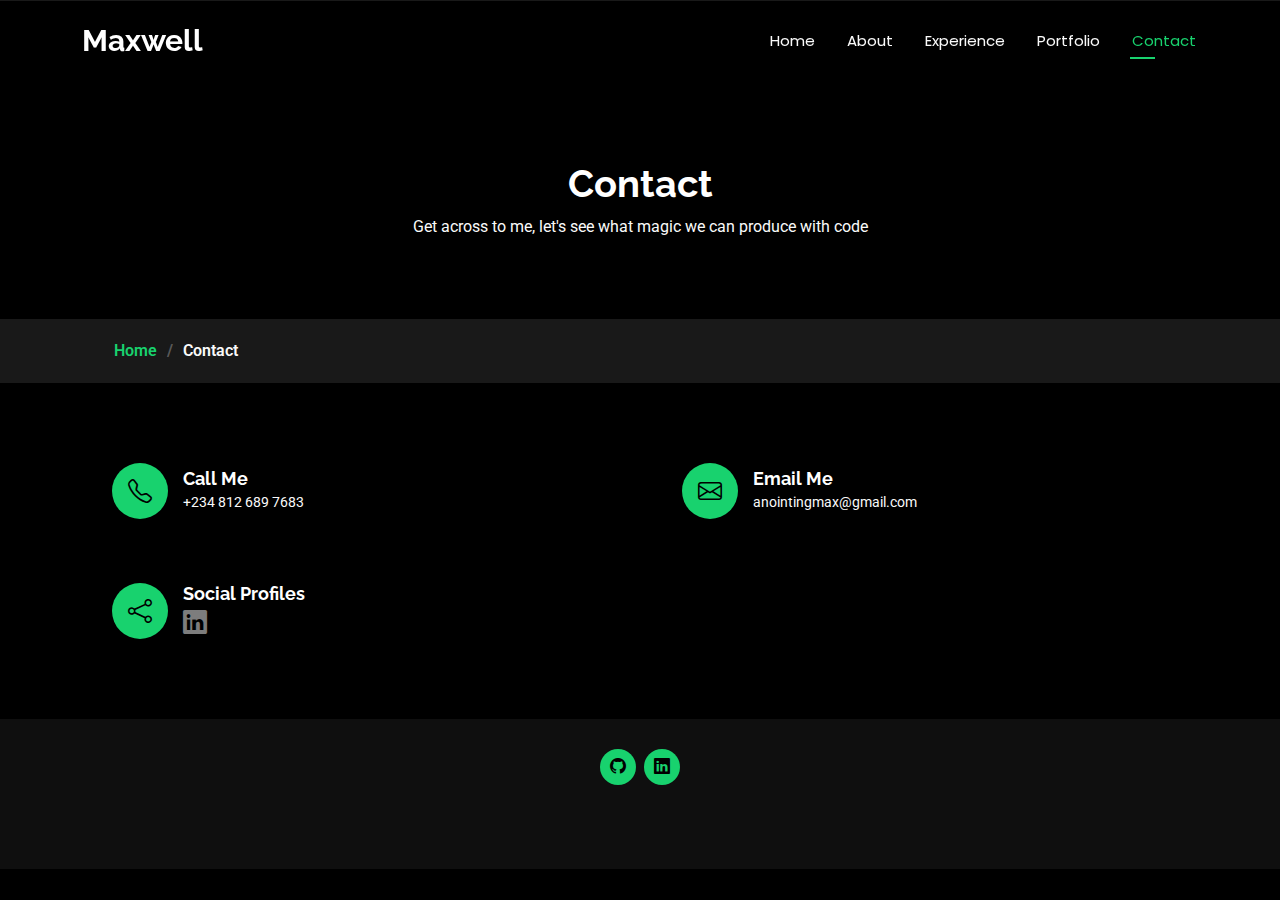
<file: contact.html>
<!DOCTYPE html>
<html lang="en">

    <head>
        <meta charset="utf-8">
        <meta content="width=device-width, initial-scale=1.0" name="viewport">
        <title>Contact - Maxwell</title>
        <meta name="description" content="">
        <meta name="keywords" content="">

        <!-- Favicons -->
        <link href="assets/img/favicon.ico" rel="icon">
        <link href="assets/img/apple-touch-icon.png" rel="apple-touch-icon">

        <!-- Fonts -->
        <link href="https://fonts.googleapis.com" rel="preconnect">
        <link href="https://fonts.gstatic.com" rel="preconnect" crossorigin>
        <link
            href="https://fonts.googleapis.com/css2?family=Roboto:ital,wght@0,100;0,300;0,400;0,500;0,700;0,900;1,100;1,300;1,400;1,500;1,700;1,900&family=Poppins:ital,wght@0,100;0,200;0,300;0,400;0,500;0,600;0,700;0,800;0,900;1,100;1,200;1,300;1,400;1,500;1,600;1,700;1,800;1,900&family=Raleway:ital,wght@0,100;0,200;0,300;0,400;0,500;0,600;0,700;0,800;0,900;1,100;1,200;1,300;1,400;1,500;1,600;1,700;1,800;1,900&display=swap"
            rel="stylesheet">

        <!-- Vendor CSS Files -->
        <link href="assets/vendor/bootstrap/css/bootstrap.min.css" rel="stylesheet">
        <link href="assets/vendor/bootstrap-icons/bootstrap-icons.css" rel="stylesheet">
        <link href="assets/vendor/aos/aos.css" rel="stylesheet">
        <link href="assets/vendor/swiper/swiper-bundle.min.css" rel="stylesheet">
        <link href="assets/vendor/glightbox/css/glightbox.min.css" rel="stylesheet">

        <!-- Main CSS File -->
        <link href="assets/css/main.css" rel="stylesheet">

        <!-- =======================================================
  * Template Name: Personal
  * Template URL: https://bootstrapmade.com/personal-free-resume-bootstrap-template/
  * Updated: Aug 07 2024 with Bootstrap v5.3.3
  * Author: BootstrapMade.com
  * License: https://bootstrapmade.com/license/
  ======================================================== -->
    </head>

    <body class="contact-page">

        <header id="header" class="header d-flex align-items-center fixed-top">
            <div
                class="container-fluid container-xl position-relative d-flex align-items-center justify-content-between">

                <a href="index.html" class="logo d-flex align-items-center">
                    <h1 class="sitename">Maxwell</h1>
                </a>

                <nav id="navmenu" class="navmenu">
                    <ul>
                        <li><a href="index.html">Home</a></li>
                        <li><a href="about.html">About</a></li>
                        <li><a href="experience.html">Experience</a></li>
                        <li><a href="portfolio.html">Portfolio</a></li>
                        <li><a href="contact.html" class="active">Contact</a></li>
                    </ul>
                    <i class="mobile-nav-toggle d-xl-none bi bi-list"></i>
                </nav>

            </div>
        </header>

        <main class="main">

            <!-- Page Title -->
            <div class="page-title" data-aos="fade">
                <div class="heading">
                    <div class="container">
                        <div class="row d-flex justify-content-center text-center">
                            <div class="col-lg-8">
                                <h1>Contact</h1>
                                <p class="mb-0">Get across to me, let's see what magic we can produce with code</p>
                            </div>
                        </div>
                    </div>
                </div>
                <nav class="breadcrumbs">
                    <div class="container">
                        <ol>
                            <li><a href="index.html">Home</a></li>
                            <li class="current">Contact</li>
                        </ol>
                    </div>
                </nav>
            </div><!-- End Page Title -->

            <!-- Contact Section -->
            <section id="contact" class="contact section">

                <div class="container" data-aos="fade-up" data-aos-delay="100">

                    <div class="row gy-4">

                        <div class="col-md-6">
                            <div class="info-item d-flex align-items-center" data-aos="fade-up" data-aos-delay="300">
                                <i class="icon bi bi-telephone flex-shrink-0"></i>
                                <div>
                                    <h3>Call Me</h3>
                                    <p>+234 812 689 7683</p>
                                </div>
                            </div>
                        </div><!-- End Info Item -->

                        <div class="col-md-6">
                            <div class="info-item d-flex align-items-center" data-aos="fade-up" data-aos-delay="400">
                                <i class="icon bi bi-envelope flex-shrink-0"></i>
                                <div>
                                    <h3>Email Me</h3>
                                    <p>anointingmax@gmail.com</p>
                                </div>
                            </div>
                        </div><!-- End Info Item -->

                        <div class="col-md-6">
                            <div class="info-item d-flex align-items-center" data-aos="fade-up" data-aos-delay="500">
                                <i class="icon bi bi-share flex-shrink-0"></i>
                                <div>
                                    <h3>Social Profiles</h3>
                                    <div class="social-links">
                                        <a target="_blank" href="https://www.linkedin.com/in/AnointingMax">
                                            <i class="bi bi-linkedin"></i>
                                        </a>
                                    </div>
                                </div>
                            </div>
                        </div><!-- End Info Item -->

                    </div>

                    <!-- <form action="forms/contact.php" method="post" class="php-email-form" data-aos="fade-up"
                        data-aos-delay="600">
                        <div class="row gy-4">

                            <div class="col-md-6">
                                <input type="text" name="name" class="form-control" placeholder="Your Name" required="">
                            </div>

                            <div class="col-md-6 ">
                                <input type="email" class="form-control" name="email" placeholder="Your Email"
                                    required="">
                            </div>

                            <div class="col-md-12">
                                <input type="text" class="form-control" name="subject" placeholder="Subject"
                                    required="">
                            </div>

                            <div class="col-md-12">
                                <textarea class="form-control" name="message" rows="6" placeholder="Message"
                                    required=""></textarea>
                            </div>

                            <div class="col-md-12 text-center">
                                <div class="loading">Loading</div>
                                <div class="error-message"></div>
                                <div class="sent-message">Your message has been sent. Thank you!</div>

                                <button type="submit">Send Message</button>
                            </div>

                        </div>
                    </form> -->
                    <!-- End Contact Form -->

                </div>

            </section><!-- /Contact Section -->

        </main>

        <footer id="footer" class="footer dark-background">
            <div class="container">
                <div class="social-links d-flex justify-content-center">
                    <a target="_blank" href="https://github.com/AnointingMax">
                        <i class="bi bi-github"></i>
                    </a>
                    <a target="_blank" href="https://www.linkedin.com/in/AnointingMax">
                        <i class="bi bi-linkedin"></i>
                    </a>
                </div>
                <div class="container">
                    <div class="credits">
                        <!-- All the links in the footer should remain intact. -->
                        <!-- You can delete the links only if you've purchased the pro version. -->
                        <!-- Licensing information: https://bootstrapmade.com/license/ -->
                        <!-- Purchase the pro version with working PHP/AJAX contact form: [buy-url] -->
                        Designed by <a href="https://bootstrapmade.com/">BootstrapMade</a>
                    </div>
                </div>
            </div>
        </footer>

        <!-- Scroll Top -->
        <a href="#" id="scroll-top" class="scroll-top d-flex align-items-center justify-content-center"><i
                class="bi bi-arrow-up-short"></i></a>

        <!-- Preloader -->
        <div id="preloader"></div>

        <!-- Vendor JS Files -->
        <script src="assets/vendor/bootstrap/js/bootstrap.bundle.min.js"></script>
        <script src="assets/vendor/php-email-form/validate.js"></script>
        <script src="assets/vendor/aos/aos.js"></script>
        <script src="assets/vendor/typed.js/typed.umd.js"></script>
        <script src="assets/vendor/purecounter/purecounter_vanilla.js"></script>
        <script src="assets/vendor/waypoints/noframework.waypoints.js"></script>
        <script src="assets/vendor/swiper/swiper-bundle.min.js"></script>
        <script src="assets/vendor/glightbox/js/glightbox.min.js"></script>
        <script src="assets/vendor/imagesloaded/imagesloaded.pkgd.min.js"></script>
        <script src="assets/vendor/isotope-layout/isotope.pkgd.min.js"></script>

        <!-- Main JS File -->
        <script src="assets/js/main.js"></script>

    </body>

</html>
</file>
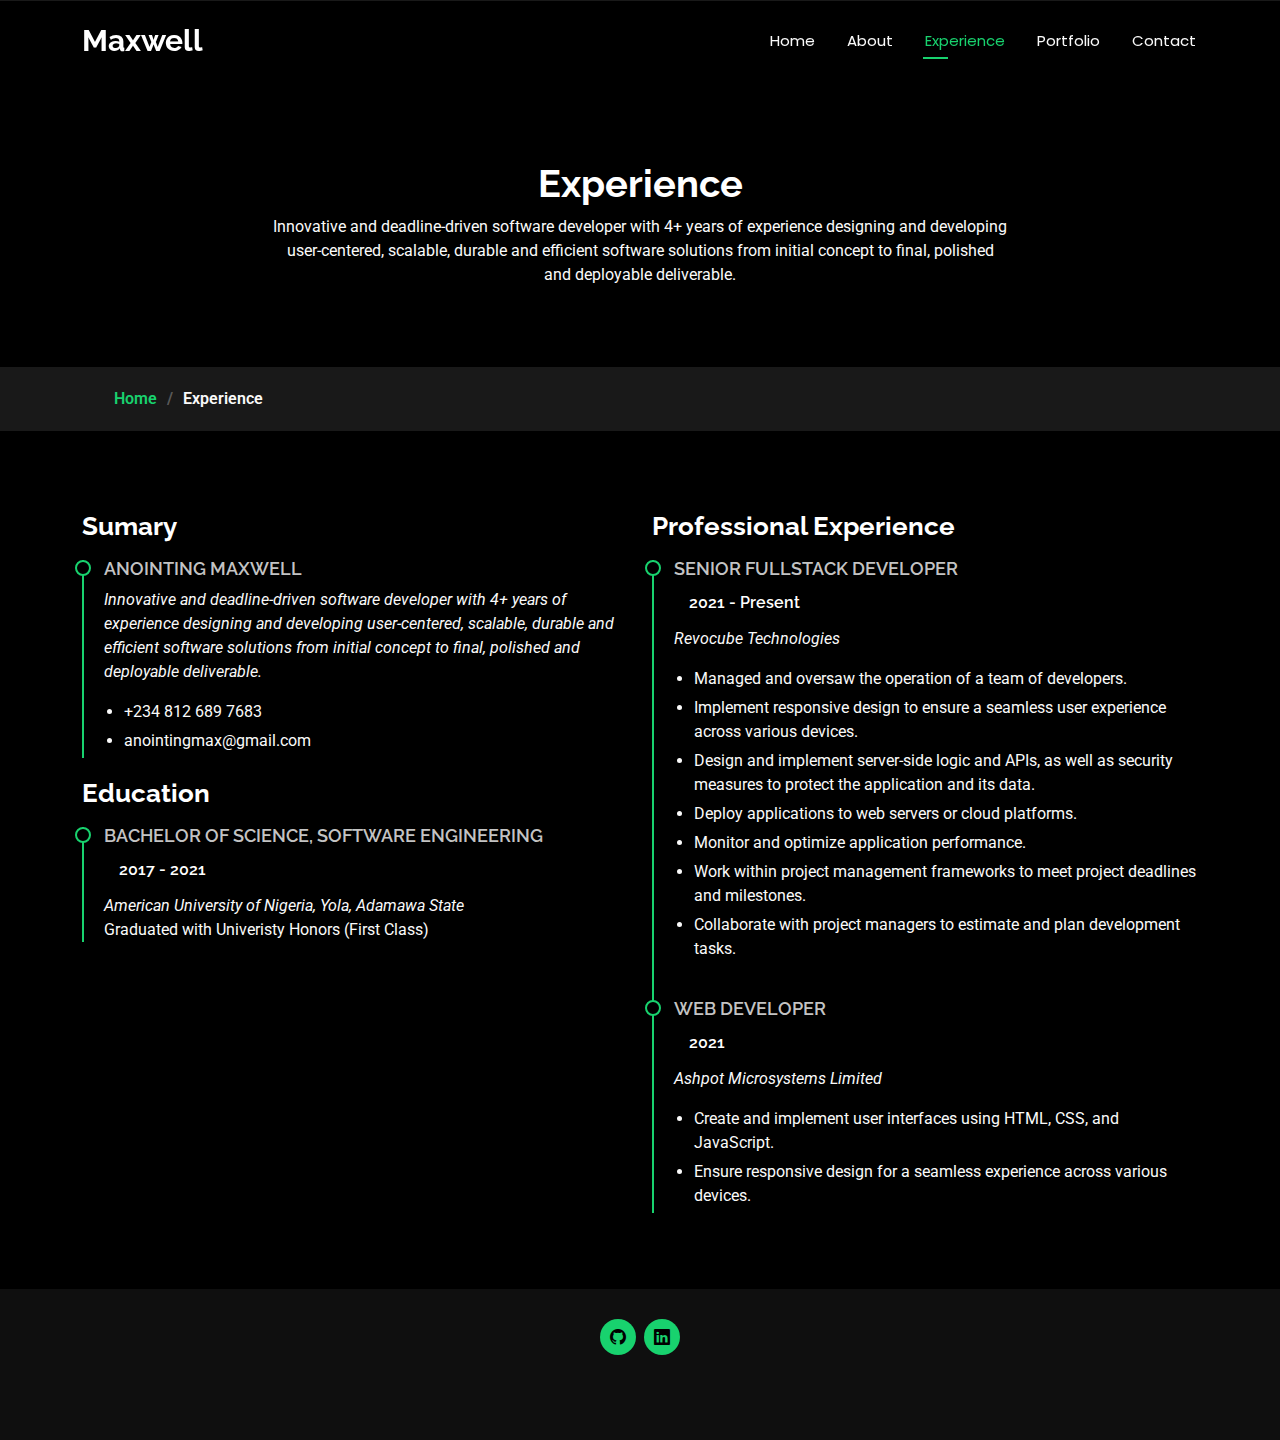
<file: experience.html>
<!DOCTYPE html>
<html lang="en">

    <head>
        <meta charset="utf-8">
        <meta content="width=device-width, initial-scale=1.0" name="viewport">
        <title>Experience - Maxwell</title>
        <meta name="description" content="">
        <meta name="keywords" content="">

        <!-- Favicons -->
        <link href="assets/img/favicon.ico" rel="icon">
        <link href="assets/img/apple-touch-icon.png" rel="apple-touch-icon">

        <!-- Fonts -->
        <link href="https://fonts.googleapis.com" rel="preconnect">
        <link href="https://fonts.gstatic.com" rel="preconnect" crossorigin>
        <link
            href="https://fonts.googleapis.com/css2?family=Roboto:ital,wght@0,100;0,300;0,400;0,500;0,700;0,900;1,100;1,300;1,400;1,500;1,700;1,900&family=Poppins:ital,wght@0,100;0,200;0,300;0,400;0,500;0,600;0,700;0,800;0,900;1,100;1,200;1,300;1,400;1,500;1,600;1,700;1,800;1,900&family=Raleway:ital,wght@0,100;0,200;0,300;0,400;0,500;0,600;0,700;0,800;0,900;1,100;1,200;1,300;1,400;1,500;1,600;1,700;1,800;1,900&display=swap"
            rel="stylesheet">

        <!-- Vendor CSS Files -->
        <link href="assets/vendor/bootstrap/css/bootstrap.min.css" rel="stylesheet">
        <link href="assets/vendor/bootstrap-icons/bootstrap-icons.css" rel="stylesheet">
        <link href="assets/vendor/aos/aos.css" rel="stylesheet">
        <link href="assets/vendor/swiper/swiper-bundle.min.css" rel="stylesheet">
        <link href="assets/vendor/glightbox/css/glightbox.min.css" rel="stylesheet">

        <!-- Main CSS File -->
        <link href="assets/css/main.css" rel="stylesheet">

        <!-- =======================================================
  * Template Name: Personal
  * Template URL: https://bootstrapmade.com/personal-free-resume-bootstrap-template/
  * Updated: Aug 07 2024 with Bootstrap v5.3.3
  * Author: BootstrapMade.com
  * License: https://bootstrapmade.com/license/
  ======================================================== -->
    </head>

    <body class="resume-page">

        <header id="header" class="header d-flex align-items-center fixed-top">
            <div
                class="container-fluid container-xl position-relative d-flex align-items-center justify-content-between">

                <a href="index.html" class="logo d-flex align-items-center">
                    <h1 class="sitename">Maxwell</h1>
                </a>

                <nav id="navmenu" class="navmenu">
                    <ul>
                        <li><a href="index.html">Home</a></li>
                        <li><a href="about.html">About</a></li>
                        <li><a href="experience.html" class="active">Experience</a></li>
                        <li><a href="portfolio.html">Portfolio</a></li>
                        <li><a href="contact.html">Contact</a></li>
                    </ul>
                    <i class="mobile-nav-toggle d-xl-none bi bi-list"></i>
                </nav>

            </div>
        </header>

        <main class="main">

            <!-- Page Title -->
            <div class="page-title" data-aos="fade">
                <div class="heading">
                    <div class="container">
                        <div class="row d-flex justify-content-center text-center">
                            <div class="col-lg-8">
                                <h1>Experience</h1>
                                <p class="mb-0">Innovative and deadline-driven software developer with 4+ years of
                                    experience designing and developing user-centered,
                                    scalable, durable and efficient software solutions from initial concept to final,
                                    polished and deployable deliverable.</p>
                            </div>
                        </div>
                    </div>
                </div>
                <nav class="breadcrumbs">
                    <div class="container">
                        <ol>
                            <li><a href="index.html">Home</a></li>
                            <li class="current">Experience</li>
                        </ol>
                    </div>
                </nav>
            </div><!-- End Page Title -->

            <!-- Experience Section -->
            <section id="resume" class="resume section">

                <div class="container">

                    <div class="row">

                        <div class="col-lg-6" data-aos="fade-up" data-aos-delay="100">
                            <h3 class="resume-title">Sumary</h3>

                            <div class="resume-item pb-0">
                                <h4>Anointing Maxwell</h4>
                                <p><em>Innovative and deadline-driven software developer with 4+ years of experience
                                        designing and developing user-centered, scalable, durable and efficient software
                                        solutions from
                                        initial concept to final, polished and deployable deliverable.</em></p>
                                <ul>
                                    <li>+234 812 689 7683</li>
                                    <li>anointingmax@gmail.com</li>
                                </ul>
                            </div><!-- Edn Experience Item -->

                            <h3 class="resume-title">Education</h3>

                            <div class="resume-item">
                                <h4>Bachelor of Science, Software Engineering</h4>
                                <h5>2017 - 2021</h5>
                                <p class="m-0"><em>American University of Nigeria, Yola, Adamawa State</em></p>
                                <p>Graduated with Univeristy Honors (First Class)</p>
                            </div><!-- Edn Experience Item -->

                        </div>

                        <div class="col-lg-6" data-aos="fade-up" data-aos-delay="200">
                            <h3 class="resume-title">Professional Experience</h3>
                            <div class="resume-item">
                                <h4>Senior Fullstack Developer</h4>
                                <h5>2021 - Present</h5>
                                <p><em>Revocube Technologies</em></p>
                                <ul>
                                    <li>Managed and oversaw the operation of a team of developers.</li>
                                    <li>Implement responsive design to ensure a seamless user experience across various
                                        devices.</li>
                                    <li>Design and implement server-side logic and APIs, as well as security measures to
                                        protect the application and
                                        its data.</li>
                                    <li>Deploy applications to web servers or cloud platforms.</li>
                                    <li>Monitor and optimize application performance.</li>
                                    <li>Work within project management frameworks to meet project deadlines and
                                        milestones.</li>
                                    <li>Collaborate with project managers to estimate and plan development tasks.</li>
                                </ul>
                            </div><!-- Edn Experience Item -->

                            <div class="resume-item">
                                <h4>Web developer</h4>
                                <h5>2021</h5>
                                <p><em>Ashpot Microsystems Limited</em></p>
                                <ul>
                                    <li>Create and implement user interfaces using HTML, CSS, and JavaScript.</li>
                                    <li>Ensure responsive design for a seamless experience across various devices.</li>
                                </ul>
                            </div><!-- Edn Experience Item -->

                        </div>

                    </div>

                </div>

            </section><!-- /Experience Section -->

        </main>

        <footer id="footer" class="footer dark-background">
            <div class="container">
                <div class="social-links d-flex justify-content-center">
                    <a target="_blank" href="https://github.com/AnointingMax">
                        <i class="bi bi-github"></i>
                    </a>
                    <a target="_blank" href="https://www.linkedin.com/in/AnointingMax">
                        <i class="bi bi-linkedin"></i>
                    </a>
                </div>
                <div class="container">
                    <div class="credits">
                        <!-- All the links in the footer should remain intact. -->
                        <!-- You can delete the links only if you've purchased the pro version. -->
                        <!-- Licensing information: https://bootstrapmade.com/license/ -->
                        <!-- Purchase the pro version with working PHP/AJAX contact form: [buy-url] -->
                        Designed by <a href="https://bootstrapmade.com/">BootstrapMade</a>
                    </div>
                </div>
            </div>
        </footer>

        <!-- Scroll Top -->
        <a href="#" id="scroll-top" class="scroll-top d-flex align-items-center justify-content-center"><i
                class="bi bi-arrow-up-short"></i></a>

        <!-- Preloader -->
        <div id="preloader"></div>

        <!-- Vendor JS Files -->
        <script src="assets/vendor/bootstrap/js/bootstrap.bundle.min.js"></script>
        <script src="assets/vendor/php-email-form/validate.js"></script>
        <script src="assets/vendor/aos/aos.js"></script>
        <script src="assets/vendor/typed.js/typed.umd.js"></script>
        <script src="assets/vendor/purecounter/purecounter_vanilla.js"></script>
        <script src="assets/vendor/waypoints/noframework.waypoints.js"></script>
        <script src="assets/vendor/swiper/swiper-bundle.min.js"></script>
        <script src="assets/vendor/glightbox/js/glightbox.min.js"></script>
        <script src="assets/vendor/imagesloaded/imagesloaded.pkgd.min.js"></script>
        <script src="assets/vendor/isotope-layout/isotope.pkgd.min.js"></script>

        <!-- Main JS File -->
        <script src="assets/js/main.js"></script>

    </body>

</html>
</file>
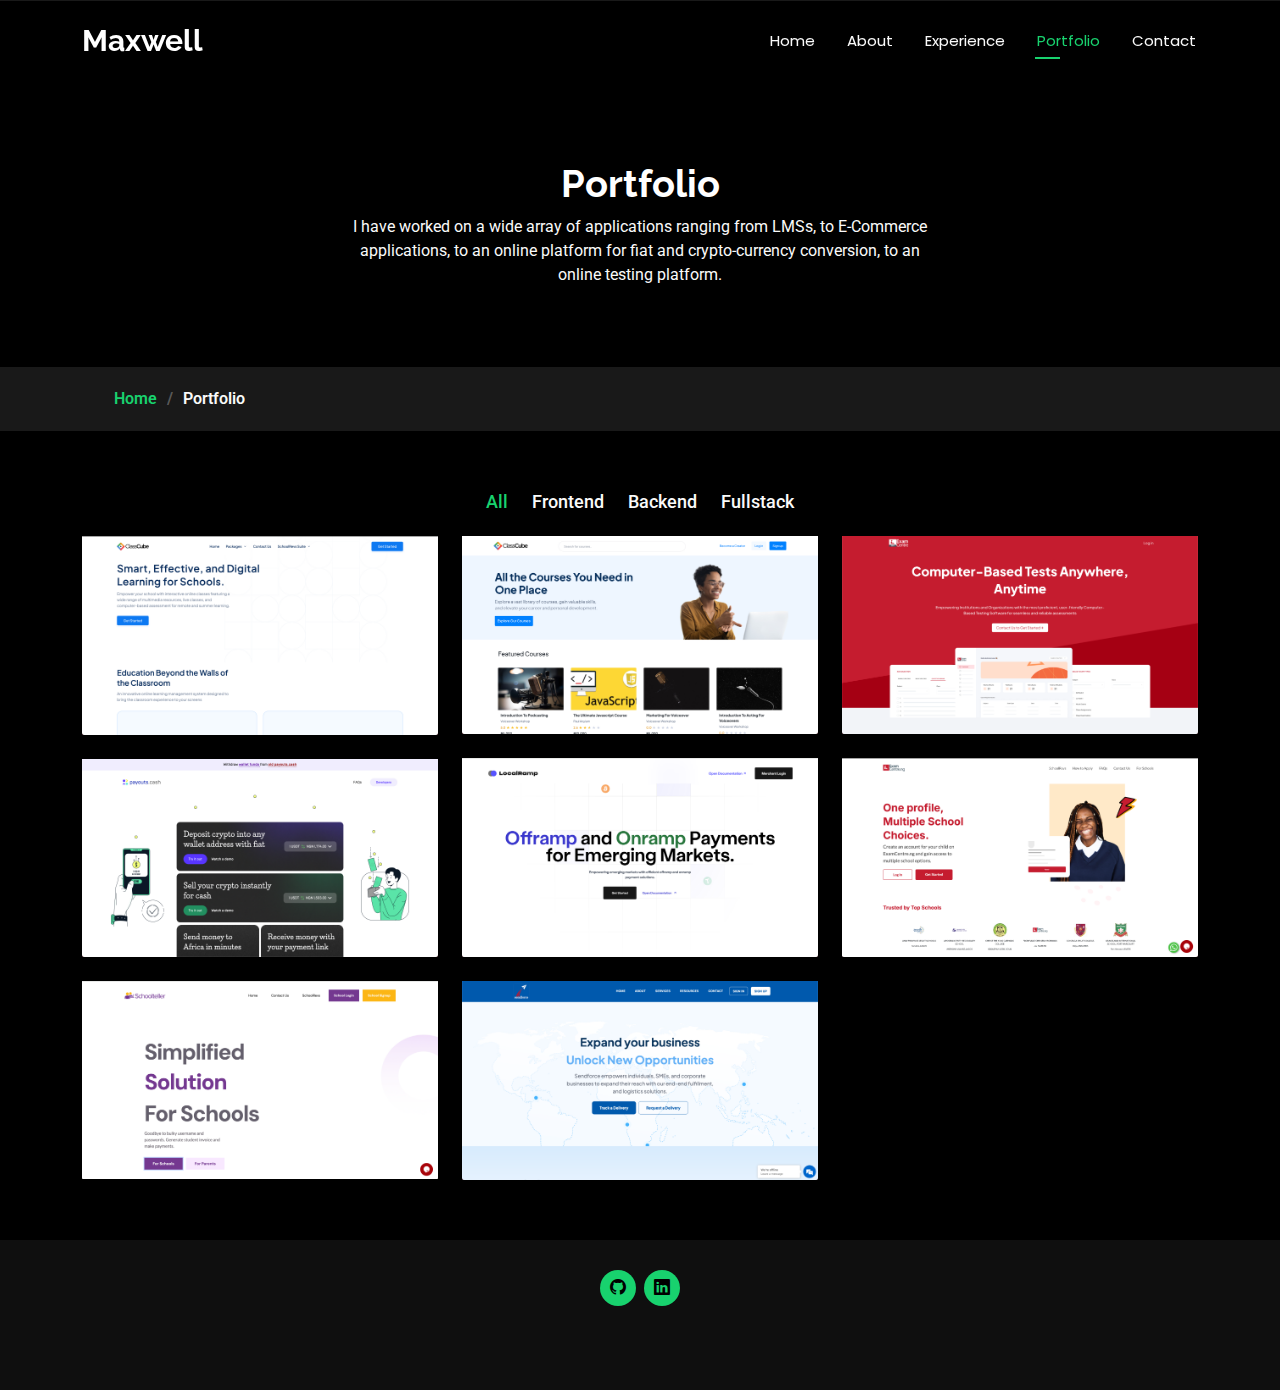
<file: portfolio-details.html>
<!DOCTYPE html>
<html lang="en">

    <head>
        <meta charset="utf-8">
        <meta content="width=device-width, initial-scale=1.0" name="viewport">
        <title>Portfolio Details - Maxwell</title>
        <meta name="description" content="">
        <meta name="keywords" content="">

        <!-- Favicons -->
        <link href="assets/img/favicon.ico" rel="icon">
        <link href="assets/img/apple-touch-icon.png" rel="apple-touch-icon">

        <!-- Fonts -->
        <link href="https://fonts.googleapis.com" rel="preconnect">
        <link href="https://fonts.gstatic.com" rel="preconnect" crossorigin>
        <link
            href="https://fonts.googleapis.com/css2?family=Roboto:ital,wght@0,100;0,300;0,400;0,500;0,700;0,900;1,100;1,300;1,400;1,500;1,700;1,900&family=Poppins:ital,wght@0,100;0,200;0,300;0,400;0,500;0,600;0,700;0,800;0,900;1,100;1,200;1,300;1,400;1,500;1,600;1,700;1,800;1,900&family=Raleway:ital,wght@0,100;0,200;0,300;0,400;0,500;0,600;0,700;0,800;0,900;1,100;1,200;1,300;1,400;1,500;1,600;1,700;1,800;1,900&display=swap"
            rel="stylesheet">

        <!-- Vendor CSS Files -->
        <link href="assets/vendor/bootstrap/css/bootstrap.min.css" rel="stylesheet">
        <link href="assets/vendor/bootstrap-icons/bootstrap-icons.css" rel="stylesheet">
        <link href="assets/vendor/aos/aos.css" rel="stylesheet">
        <link href="assets/vendor/swiper/swiper-bundle.min.css" rel="stylesheet">
        <link href="assets/vendor/glightbox/css/glightbox.min.css" rel="stylesheet">

        <!-- Main CSS File -->
        <link href="assets/css/main.css" rel="stylesheet">

        <!-- =======================================================
  * Template Name: Personal
  * Template URL: https://bootstrapmade.com/personal-free-resume-bootstrap-template/
  * Updated: Aug 07 2024 with Bootstrap v5.3.3
  * Author: BootstrapMade.com
  * License: https://bootstrapmade.com/license/
  ======================================================== -->
    </head>

    <body class="portfolio-details-page">

        <header id="header" class="header d-flex align-items-center fixed-top">
            <div
                class="container-fluid container-xl position-relative d-flex align-items-center justify-content-between">

                <a href="index.html" class="logo d-flex align-items-center">
                    <h1 class="sitename">Maxwell</h1>
                </a>

                <nav id="navmenu" class="navmenu">
                    <ul>
                        <li><a href="index.html">Home</a></li>
                        <li><a href="about.html">About</a></li>
                        <li><a href="experience.html">Experience</a></li>
                        <li><a href="portfolio.html">Portfolio</a></li>
                        <li><a href="contact.html">Contact</a></li>
                    </ul>
                    <i class="mobile-nav-toggle d-xl-none bi bi-list"></i>
                </nav>

            </div>
        </header>

        <main class="main">

            <!-- Page Title -->
            <div class="page-title" data-aos="fade">
                <div class="heading">
                    <div class="container">
                        <div class="row d-flex justify-content-center text-center">
                            <div class="col-lg-8">
                                <h1 data-info="project-name"></h1>
                                <p class="mb-0" data-info="project-description"></p>
                            </div>
                        </div>
                    </div>
                </div>
                <nav class="breadcrumbs">
                    <div class="container">
                        <ol>
                            <li><a href="index.html">Home</a></li>
                            <li class="current">Portfolio Details</li>
                        </ol>
                    </div>
                </nav>
            </div><!-- End Page Title -->

            <!-- Portfolio Details Section -->
            <section id="portfolio-details" class="portfolio-details section">

                <div class="container" data-aos="fade-up" data-aos-delay="100">

                    <div class="row gy-4">

                        <div class="col-lg-8">
                            <div class="portfolio-details-slider swiper init-swiper">

                                <script type="application/json" class="swiper-config">
                {
                  "loop": true,
                  "speed": 600,
                  "autoplay": {
                    "delay": 5000
                  },
                  "slidesPerView": "auto",
                  "pagination": {
                    "el": ".swiper-pagination",
                    "type": "bullets",
                    "clickable": true
                  }
                }
              </script>

                                <div class="swiper-wrapper align-items-center">

                                    <div class="swiper-slide">
                                        <img data-info="project-image" src="assets/img/portfolio/app-1.jpg" alt="">
                                    </div>

                                    <!-- <div class="swiper-slide">
                                        <img src="assets/img/portfolio/product-1.jpg" alt="">
                                    </div>

                                    <div class="swiper-slide">
                                        <img src="assets/img/portfolio/branding-1.jpg" alt="">
                                    </div>

                                    <div class="swiper-slide">
                                        <img src="assets/img/portfolio/books-1.jpg" alt="">
                                    </div> -->

                                </div>
                                <div class="swiper-pagination"></div>
                            </div>
                        </div>

                        <div class="col-lg-4">
                            <div class="portfolio-info" data-aos="fade-up" data-aos-delay="200">
                                <h3>Project information</h3>
                                <ul>
                                    <li><strong>Name</strong>: <span data-info="project-name"></span></li>
                                    <li><strong>Role</strong>: <span data-info="project-role"></span></li>
                                    <li><strong>Project URL</strong>: <a data-info="project-url"
                                            href="#">www.example.com</a>
                                    </li>
                                </ul>
                            </div>
                            <div class="portfolio-description" data-aos="fade-up" data-aos-delay="300">
                                <h2>Technologies Used</h2>
                                <ul class="project-technologies" id="project-technologies">
                                </ul>
                            </div>
                        </div>

                    </div>

                </div>

            </section><!-- /Portfolio Details Section -->

        </main>

        <footer id="footer" class="footer dark-background">
            <div class="container">
                <div class="social-links d-flex justify-content-center">
                    <a target="_blank" href="https://github.com/AnointingMax">
                        <i class="bi bi-github"></i>
                    </a>
                    <a target="_blank" href="https://www.linkedin.com/in/AnointingMax">
                        <i class="bi bi-linkedin"></i>
                    </a>
                </div>
                <div class="container">
                    <div class="credits">
                        <!-- All the links in the footer should remain intact. -->
                        <!-- You can delete the links only if you've purchased the pro version. -->
                        <!-- Licensing information: https://bootstrapmade.com/license/ -->
                        <!-- Purchase the pro version with working PHP/AJAX contact form: [buy-url] -->
                        Designed by <a href="https://bootstrapmade.com/">BootstrapMade</a>
                    </div>
                </div>
            </div>
        </footer>

        <!-- Scroll Top -->
        <a href="#" id="scroll-top" class="scroll-top d-flex align-items-center justify-content-center"><i
                class="bi bi-arrow-up-short"></i></a>

        <!-- Preloader -->
        <div id="preloader"></div>

        <!-- Vendor JS Files -->
        <script src="assets/vendor/bootstrap/js/bootstrap.bundle.min.js"></script>
        <script src="assets/vendor/php-email-form/validate.js"></script>
        <script src="assets/vendor/aos/aos.js"></script>
        <script src="assets/vendor/typed.js/typed.umd.js"></script>
        <script src="assets/vendor/purecounter/purecounter_vanilla.js"></script>
        <script src="assets/vendor/waypoints/noframework.waypoints.js"></script>
        <script src="assets/vendor/swiper/swiper-bundle.min.js"></script>
        <script src="assets/vendor/glightbox/js/glightbox.min.js"></script>
        <script src="assets/vendor/imagesloaded/imagesloaded.pkgd.min.js"></script>
        <script src="assets/vendor/isotope-layout/isotope.pkgd.min.js"></script>

        <!-- Main JS File -->
        <script>
            const projects = [
                {
                    name: "ClassCube Basic",
                    role: "Frontend Developer",
                    type: "frontend",
                    link: "https://basic.classcube.online/",
                    imageCode: "classcube-basic",
                    technologies: ["React"],
                    description: "An LMS tailor made for primary and secondary schools. Developed to take learning out of the '4-walls' of the primary or secondary school."
                },
                {
                    name: "ClassCube Pro",
                    role: "Fullstack Developer",
                    type: "fullstack",
                    link: "https://pro.classcube.online/",
                    imageCode: "classcube-pro",
                    technologies: ["React", "ExpressJs", "MySQL", "AWS Console"],
                    description: "An online marketplace for educational content to be sold. Built to allow content of many kinds (files, videos or text) be shared as well as to allow profit sharing between content creators."
                },
                {
                    name: "ExamCentre CBT",
                    role: "Fullstack Developer",
                    type: "fullstack",
                    link: "https://cbt.examcentre.ng/",
                    imageCode: "cbt",
                    technologies: ["React", "PHP", "MySQL", "AWS Console"],
                    description: "An online testing platform, designed to allow educators perform their exams/tests stress and malpractice free. With realtime result collation and score analtyics."
                },
                {
                    name: "ExamCentre",
                    role: "Frontend Developer",
                    type: "frontend",
                    link: "https://examcentre.ng/",
                    imageCode: "examcentre",
                    technologies: ["HTML", "JQuery"],
                    description: "A platform created to ease the process of school application and enrolment."
                },
                {
                    name: "LocalRamp",
                    role: "Frontend Developer",
                    type: "frontend",
                    link: "https://localramp.co/",
                    imageCode: "localramp",
                    technologies: ["React", "Typescript"],
                    description: "Fintech platform designed to allow users convert their local fiat currencies to a wide array of crypto-currencies."
                },
                {
                    name: "Payouts Cash",
                    role: "Frontend Developer",
                    type: "frontend",
                    link: "https://www.payouts.cash/",
                    imageCode: "payoutscash",
                    technologies: ["React", "Typescript"],
                    description: "Fintech platform designed to allow users convert their local fiat currencies to a wide array of crypto-currencies."
                },
                {
                    name: "SchoolTeller",
                    role: "Fullstack Developer",
                    type: "fullstack",
                    link: "https://schoolteller.ng/",
                    imageCode: "schoolteller",
                    technologies: ["React", "PHP"],
                    description: "Web application to aid schools with their fee collection and account reconcialtion."
                },
                {
                    name: "SendForce",
                    role: "Fullstack Developer",
                    type: "fullstack",
                    link: "https://sendforceng.com/",
                    imageCode: "sendforce",
                    technologies: ["React", "Laravel"],
                    description: "End-to-end logistics and fulfullment application, built to empower businesses ship and track the movement of their products."
                },
            ]

            const params = new URLSearchParams(window.location.search);

            const name = params.get('project');
            const project = projects.find(({ name: projectName }) => name === projectName)

            if (!name || !project) {
                window.location = "./portfolio.html"
            }

            document.querySelectorAll("[data-info=project-description]").forEach(element => element.textContent = project.description)
            document.querySelectorAll("[data-info=project-name]").forEach(element => element.textContent = project.name)
            document.querySelectorAll("span[data-info=project-role]").forEach(element => element.textContent = project.role)
            document.querySelectorAll("img[data-info=project-image]").forEach(element => element.setAttribute("src", `assets/img/projects/${project.imageCode}.png`))
            document.querySelectorAll("a[data-info=project-url]").forEach(element => {
                element.textContent = project.link
                element.setAttribute("href", project.link)
            })
            const technologiesList = document.getElementById('project-technologies');
            project.technologies.map(tech => {
                const technology = tech.replace(" ", "-").toLowerCase();
                const htmlString = `<li class="project-technology">
                    <object data="assets/img/svgs/${technology}.svg" type="image/svg+xml"></object>
                    ${tech}
                </li>`
                technologiesList.insertAdjacentHTML('beforeend', htmlString)
            })
        </script>
        <script src="assets/js/main.js"></script>

    </body>

</html>
</file>
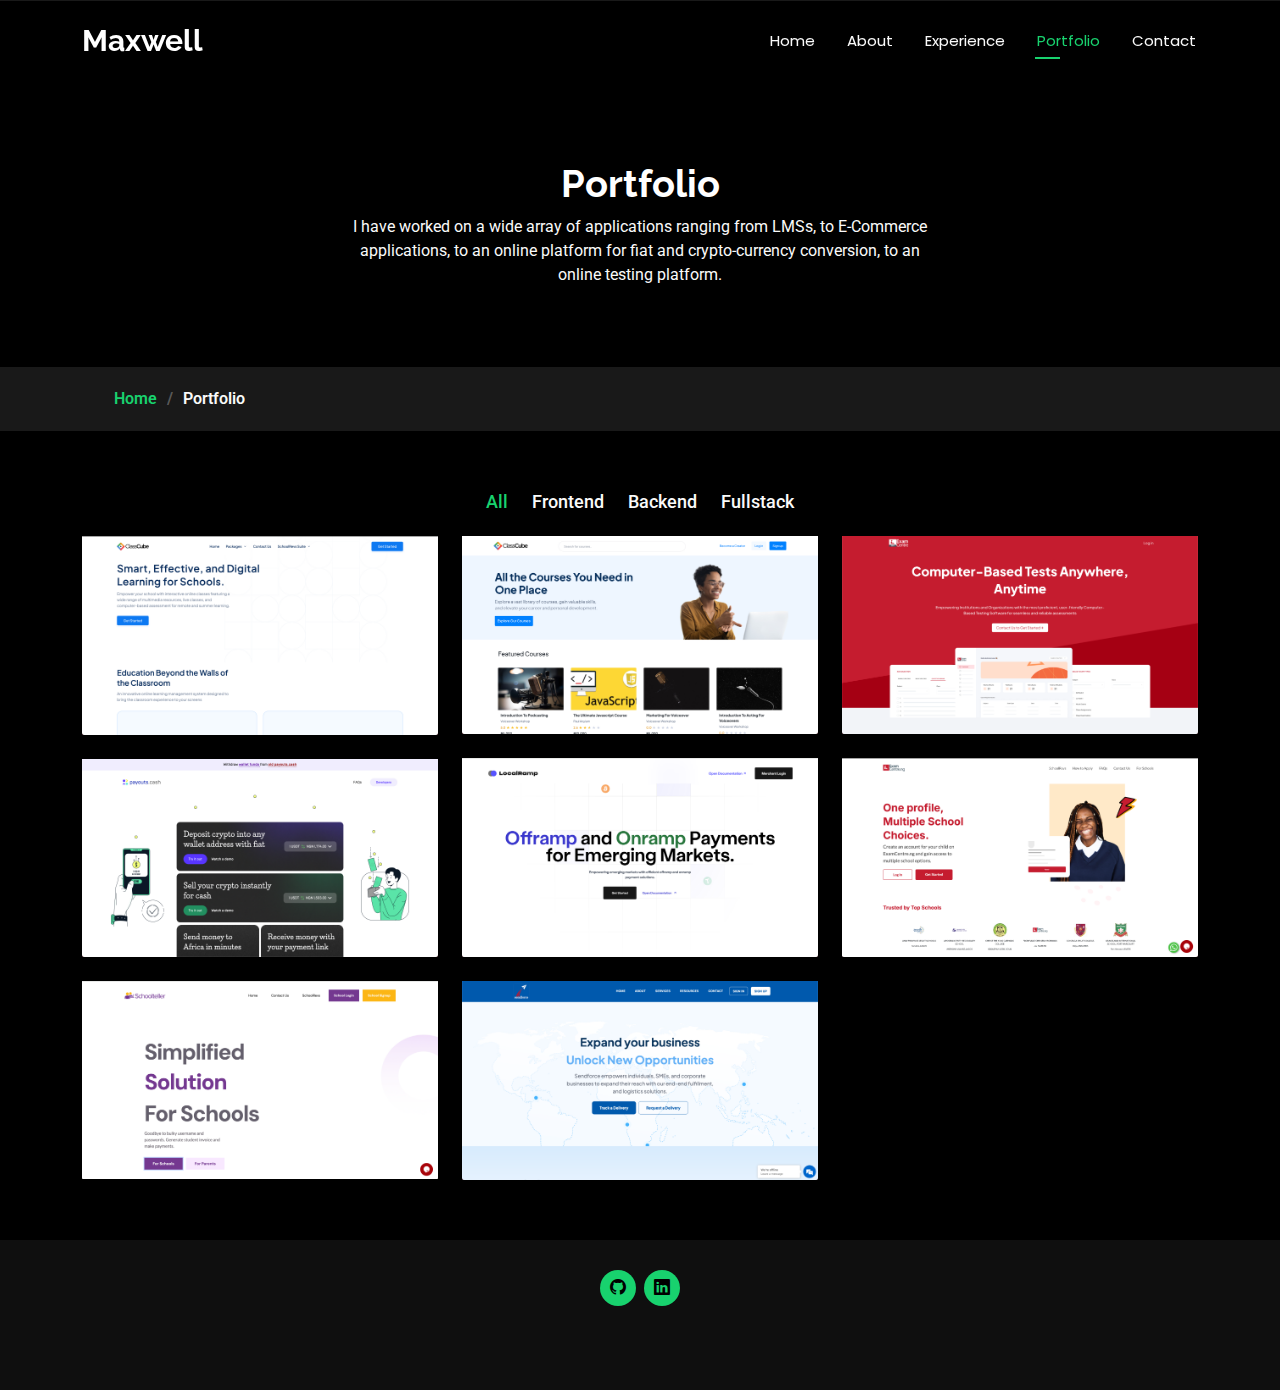
<file: portfolio.html>
<!DOCTYPE html>
<html lang="en">

    <head>
        <meta charset="utf-8">
        <meta content="width=device-width, initial-scale=1.0" name="viewport">
        <title>Portfolio - Maxwell</title>
        <meta name="description" content="">
        <meta name="keywords" content="">

        <!-- Favicons -->
        <link href="assets/img/favicon.ico" rel="icon">
        <link href="assets/img/apple-touch-icon.png" rel="apple-touch-icon">

        <!-- Fonts -->
        <link href="https://fonts.googleapis.com" rel="preconnect">
        <link href="https://fonts.gstatic.com" rel="preconnect" crossorigin>
        <link
            href="https://fonts.googleapis.com/css2?family=Roboto:ital,wght@0,100;0,300;0,400;0,500;0,700;0,900;1,100;1,300;1,400;1,500;1,700;1,900&family=Poppins:ital,wght@0,100;0,200;0,300;0,400;0,500;0,600;0,700;0,800;0,900;1,100;1,200;1,300;1,400;1,500;1,600;1,700;1,800;1,900&family=Raleway:ital,wght@0,100;0,200;0,300;0,400;0,500;0,600;0,700;0,800;0,900;1,100;1,200;1,300;1,400;1,500;1,600;1,700;1,800;1,900&display=swap"
            rel="stylesheet">

        <!-- Vendor CSS Files -->
        <link href="assets/vendor/bootstrap/css/bootstrap.min.css" rel="stylesheet">
        <link href="assets/vendor/bootstrap-icons/bootstrap-icons.css" rel="stylesheet">
        <link href="assets/vendor/aos/aos.css" rel="stylesheet">
        <link href="assets/vendor/swiper/swiper-bundle.min.css" rel="stylesheet">
        <link href="assets/vendor/glightbox/css/glightbox.min.css" rel="stylesheet">

        <!-- Main CSS File -->
        <link href="assets/css/main.css" rel="stylesheet">

        <!-- =======================================================
  * Template Name: Personal
  * Template URL: https://bootstrapmade.com/personal-free-resume-bootstrap-template/
  * Updated: Aug 07 2024 with Bootstrap v5.3.3
  * Author: BootstrapMade.com
  * License: https://bootstrapmade.com/license/
  ======================================================== -->
    </head>

    <body class="portfolio-page">

        <header id="header" class="header d-flex align-items-center fixed-top">
            <div
                class="container-fluid container-xl position-relative d-flex align-items-center justify-content-between">

                <a href="index.html" class="logo d-flex align-items-center">
                    <h1 class="sitename">Maxwell</h1>
                </a>

                <nav id="navmenu" class="navmenu">
                    <ul>
                        <li><a href="index.html">Home</a></li>
                        <li><a href="about.html">About</a></li>
                        <li><a href="experience.html">Experience</a></li>
                        <li><a href="portfolio.html" class="active">Portfolio</a></li>
                        <li><a href="contact.html">Contact</a></li>
                    </ul>
                    <i class="mobile-nav-toggle d-xl-none bi bi-list"></i>
                </nav>

            </div>
        </header>

        <main class="main">

            <!-- Page Title -->
            <div class="page-title" data-aos="fade">
                <div class="heading">
                    <div class="container">
                        <div class="row d-flex justify-content-center text-center">
                            <div class="col-lg-8">
                                <h1>Portfolio</h1>
                                <p class="mb-0 mx-auto" style="max-width: 600px;">I have worked on a wide array of
                                    applications
                                    ranging from LMSs, to
                                    E-Commerce applications, to an online platform for fiat and crypto-currency
                                    conversion, to an online testing platform.</p>
                            </div>
                        </div>
                    </div>
                </div>
                <nav class="breadcrumbs">
                    <div class="container">
                        <ol>
                            <li><a href="index.html">Home</a></li>
                            <li class="current">Portfolio</li>
                        </ol>
                    </div>
                </nav>
            </div><!-- End Page Title -->

            <!-- Portfolio Section -->
            <section id="portfolio" class="portfolio section">

                <div class="container">

                    <div class="isotope-layout" data-default-filter="*" data-layout="masonry"
                        data-sort="original-order">

                        <ul class="portfolio-filters isotope-filters" data-aos="fade-up" data-aos-delay="100">
                            <li data-filter="*" class="filter-active">All</li>
                            <li data-filter=".filter-frontend">Frontend</li>
                            <li data-filter=".filter-backend">Backend</li>
                            <li data-filter=".filter-fullstack">Fullstack</li>
                        </ul><!-- End Portfolio Filters -->

                        <div class="row gy-4 isotope-container" data-aos="fade-up" data-aos-delay="200"
                            id="project-display">



                        </div><!-- End Portfolio Container -->

                    </div>

                </div>

            </section><!-- /Portfolio Section -->

        </main>

        <footer id="footer" class="footer dark-background">
            <div class="container">
                <div class="social-links d-flex justify-content-center">
                    <a target="_blank" href="https://github.com/AnointingMax">
                        <i class="bi bi-github"></i>
                    </a>
                    <a target="_blank" href="https://www.linkedin.com/in/AnointingMax">
                        <i class="bi bi-linkedin"></i>
                    </a>
                </div>
                <div class="container">
                    <div class="credits">
                        <!-- All the links in the footer should remain intact. -->
                        <!-- You can delete the links only if you've purchased the pro version. -->
                        <!-- Licensing information: https://bootstrapmade.com/license/ -->
                        <!-- Purchase the pro version with working PHP/AJAX contact form: [buy-url] -->
                        Designed by <a href="https://bootstrapmade.com/">BootstrapMade</a>
                    </div>
                </div>
            </div>
        </footer>

        <!-- Scroll Top -->
        <a href="#" id="scroll-top" class="scroll-top d-flex align-items-center justify-content-center"><i
                class="bi bi-arrow-up-short"></i></a>

        <!-- Preloader -->
        <div id="preloader"></div>

        <!-- Vendor JS Files -->
        <script src="assets/vendor/bootstrap/js/bootstrap.bundle.min.js"></script>
        <script src="assets/vendor/php-email-form/validate.js"></script>
        <script src="assets/vendor/aos/aos.js"></script>
        <script src="assets/vendor/typed.js/typed.umd.js"></script>
        <script src="assets/vendor/purecounter/purecounter_vanilla.js"></script>
        <script src="assets/vendor/waypoints/noframework.waypoints.js"></script>
        <script src="assets/vendor/swiper/swiper-bundle.min.js"></script>
        <script src="assets/vendor/glightbox/js/glightbox.min.js"></script>
        <script src="assets/vendor/imagesloaded/imagesloaded.pkgd.min.js"></script>
        <script src="assets/vendor/isotope-layout/isotope.pkgd.min.js"></script>

        <!-- Main JS File -->
        <script src="assets/js/projects.js"></script>
        <script src="assets/js/main.js"></script>

    </body>

</html>
</file>
<file: assets/css/main.css>
/**
* Template Name: Personal
* Template URL: https://bootstrapmade.com/personal-free-resume-bootstrap-template/
* Updated: Aug 07 2024 with Bootstrap v5.3.3
* Author: BootstrapMade.com
* License: https://bootstrapmade.com/license/
*/

/*--------------------------------------------------------------
# Font & Color Variables
# Help: https://bootstrapmade.com/color-system/
--------------------------------------------------------------*/
/* Fonts */
:root {
	--default-font: "Roboto", system-ui, -apple-system, "Segoe UI", Roboto,
		"Helvetica Neue", Arial, "Noto Sans", "Liberation Sans", sans-serif,
		"Apple Color Emoji", "Segoe UI Emoji", "Segoe UI Symbol", "Noto Color Emoji";
	--heading-font: "Raleway", sans-serif;
	--nav-font: "Poppins", sans-serif;
}

/* Global Colors - The following color variables are used throughout the website. Updating them here will change the color scheme of the entire website */
:root {
	--background-color: #000000; /* Background color for the entire website, including individual sections */
	--default-color: #fafafa; /* Default color used for the majority of the text content across the entire website */
	--heading-color: #ffffff; /* Color for headings, subheadings and title throughout the website */
	--accent-color: #18d26e; /* Accent color that represents your brand on the website. It's used for buttons, links, and other elements that need to stand out */
	--surface-color: #1a1a1a; /* The surface color is used as a background of boxed elements within sections, such as cards, icon boxes, or other elements that require a visual separation from the global background. */
	--contrast-color: #000000; /* Contrast color for text, ensuring readability against backgrounds of accent, heading, or default colors. */
}

/* Nav Menu Colors - The following color variables are used specifically for the navigation menu. They are separate from the global colors to allow for more customization options */
:root {
	--nav-color: #fafafa; /* The default color of the main navmenu links */
	--nav-hover-color: #18d26e; /* Applied to main navmenu links when they are hovered over or active */
	--nav-mobile-background-color: #1a1a1a; /* Used as the background color for mobile navigation menu */
	--nav-dropdown-background-color: #1a1a1a; /* Used as the background color for dropdown items that appear when hovering over primary navigation items */
	--nav-dropdown-color: #fafafa; /* Used for navigation links of the dropdown items in the navigation menu. */
	--nav-dropdown-hover-color: #18d26e; /* Similar to --nav-hover-color, this color is applied to dropdown navigation links when they are hovered over. */
}

/* Color Presets - These classes override global colors when applied to any section or element, providing reuse of the sam color scheme. */

.light-background {
	--background-color: #1a1a1a;
	--surface-color: #343434;
}

.dark-background {
	--background-color: rgba(15, 15, 15, 0.975);
	--default-color: #ffffff;
	--heading-color: #ffffff;
	--surface-color: #292929f9;
	--contrast-color: #000000;
}

/* Smooth scroll */
:root {
	scroll-behavior: smooth;
}

/*--------------------------------------------------------------
# General Styling & Shared Classes
--------------------------------------------------------------*/
body {
	color: var(--default-color);
	background-color: var(--background-color);
	font-family: var(--default-font);
}

a {
	color: var(--accent-color);
	text-decoration: none;
	transition: 0.3s;
}

a:hover {
	color: color-mix(in srgb, var(--accent-color), transparent 25%);
	text-decoration: none;
}

h1,
h2,
h3,
h4,
h5,
h6 {
	color: var(--heading-color);
	font-family: var(--heading-font);
}

/* PHP Email Form Messages
------------------------------*/
.php-email-form .error-message {
	display: none;
	background: #df1529;
	color: #ffffff;
	text-align: left;
	padding: 15px;
	margin-bottom: 24px;
	font-weight: 600;
}

.php-email-form .sent-message {
	display: none;
	color: #ffffff;
	background: #059652;
	text-align: center;
	padding: 15px;
	margin-bottom: 24px;
	font-weight: 600;
}

.php-email-form .loading {
	display: none;
	background: var(--surface-color);
	text-align: center;
	padding: 15px;
	margin-bottom: 24px;
}

.php-email-form .loading:before {
	content: "";
	display: inline-block;
	border-radius: 50%;
	width: 24px;
	height: 24px;
	margin: 0 10px -6px 0;
	border: 3px solid var(--accent-color);
	border-top-color: var(--surface-color);
	animation: php-email-form-loading 1s linear infinite;
}

@keyframes php-email-form-loading {
	0% {
		transform: rotate(0deg);
	}

	100% {
		transform: rotate(360deg);
	}
}

/*--------------------------------------------------------------
# Global Header
--------------------------------------------------------------*/
.header {
	--background-color: rgba(0, 0, 0, 0);
	color: var(--default-color);
	background-color: var(--background-color);
	padding: 15px 0;
	transition: all 0.5s;
	z-index: 997;
}

.header .logo {
	line-height: 1;
}

.header .logo img {
	max-height: 32px;
	margin-right: 8px;
}

.header .logo h1 {
	font-size: 30px;
	margin: 0;
	font-weight: 700;
	color: var(--heading-color);
}

.scrolled .header {
	box-shadow: 0px 0 18px rgba(0, 0, 0, 0.1);
}

/* Global Header on Scroll
------------------------------*/
.scrolled .header {
	--background-color: rgba(0, 0, 0, 0.8);
}

/*--------------------------------------------------------------
# Navigation Menu
--------------------------------------------------------------*/
/* Desktop Navigation */
@media (min-width: 1200px) {
	.navmenu {
		padding: 0;
	}

	.navmenu ul {
		margin: 0;
		padding: 0;
		display: flex;
		list-style: none;
		align-items: center;
	}

	.navmenu li {
		position: relative;
	}

	.navmenu > ul > li {
		white-space: nowrap;
		padding: 15px 14px;
	}

	.navmenu > ul > li:last-child {
		padding-right: 0;
	}

	.navmenu a,
	.navmenu a:focus {
		color: var(--nav-color);
		font-size: 15px;
		padding: 0 2px;
		font-family: var(--nav-font);
		font-weight: 400;
		display: flex;
		align-items: center;
		justify-content: space-between;
		white-space: nowrap;
		transition: 0.3s;
		position: relative;
	}

	.navmenu a i,
	.navmenu a:focus i {
		font-size: 12px;
		line-height: 0;
		margin-left: 5px;
		transition: 0.3s;
	}

	.navmenu > ul > li > a:before {
		content: "";
		position: absolute;
		height: 2px;
		bottom: -6px;
		left: 0;
		background-color: var(--nav-hover-color);
		visibility: hidden;
		width: 0px;
		transition: all 0.3s ease-in-out 0s;
	}

	.navmenu a:hover:before,
	.navmenu li:hover > a:before,
	.navmenu .active:before {
		visibility: visible;
		width: 25px;
	}

	.navmenu li:hover > a,
	.navmenu .active,
	.navmenu .active:focus {
		color: var(--nav-hover-color);
	}

	.navmenu .dropdown ul {
		margin: 0;
		padding: 10px 0;
		background: var(--nav-dropdown-background-color);
		display: block;
		position: absolute;
		visibility: hidden;
		left: 14px;
		top: 130%;
		opacity: 0;
		transition: 0.3s;
		border-radius: 4px;
		z-index: 99;
		box-shadow: 0px 0px 30px rgba(0, 0, 0, 0.1);
	}

	.navmenu .dropdown ul li {
		min-width: 200px;
	}

	.navmenu .dropdown ul a {
		padding: 10px 20px;
		font-size: 15px;
		text-transform: none;
		color: var(--nav-dropdown-color);
	}

	.navmenu .dropdown ul a i {
		font-size: 12px;
	}

	.navmenu .dropdown ul a:hover,
	.navmenu .dropdown ul .active:hover,
	.navmenu .dropdown ul li:hover > a {
		color: var(--nav-dropdown-hover-color);
	}

	.navmenu .dropdown:hover > ul {
		opacity: 1;
		top: 100%;
		visibility: visible;
	}

	.navmenu .dropdown .dropdown ul {
		top: 0;
		left: -90%;
		visibility: hidden;
	}

	.navmenu .dropdown .dropdown:hover > ul {
		opacity: 1;
		top: 0;
		left: -100%;
		visibility: visible;
	}
}

/* Mobile Navigation */
@media (max-width: 1199px) {
	.mobile-nav-toggle {
		color: var(--nav-color);
		font-size: 28px;
		line-height: 0;
		margin-right: 10px;
		cursor: pointer;
		transition: color 0.3s;
	}

	.navmenu {
		padding: 0;
		z-index: 9997;
	}

	.navmenu ul {
		display: none;
		list-style: none;
		position: absolute;
		inset: 60px 20px 20px 20px;
		padding: 10px 0;
		margin: 0;
		border-radius: 6px;
		background-color: var(--nav-mobile-background-color);
		border: 1px solid color-mix(in srgb, var(--default-color), transparent 90%);
		box-shadow: none;
		overflow-y: auto;
		transition: 0.3s;
		z-index: 9998;
	}

	.navmenu a,
	.navmenu a:focus {
		color: var(--nav-dropdown-color);
		padding: 10px 20px;
		font-family: var(--nav-font);
		font-size: 17px;
		font-weight: 500;
		display: flex;
		align-items: center;
		justify-content: space-between;
		white-space: nowrap;
		transition: 0.3s;
	}

	.navmenu a i,
	.navmenu a:focus i {
		font-size: 12px;
		line-height: 0;
		margin-left: 5px;
		width: 30px;
		height: 30px;
		display: flex;
		align-items: center;
		justify-content: center;
		border-radius: 50%;
		transition: 0.3s;
		background-color: color-mix(in srgb, var(--accent-color), transparent 90%);
	}

	.navmenu a i:hover,
	.navmenu a:focus i:hover {
		background-color: var(--accent-color);
		color: var(--contrast-color);
	}

	.navmenu a:hover,
	.navmenu .active,
	.navmenu .active:focus {
		color: var(--nav-dropdown-hover-color);
	}

	.navmenu .active i,
	.navmenu .active:focus i {
		background-color: var(--accent-color);
		color: var(--contrast-color);
		transform: rotate(180deg);
	}

	.navmenu .dropdown ul {
		position: static;
		display: none;
		z-index: 99;
		padding: 10px 0;
		margin: 10px 20px;
		background-color: var(--nav-dropdown-background-color);
		transition: all 0.5s ease-in-out;
	}

	.navmenu .dropdown ul ul {
		background-color: rgba(33, 37, 41, 0.1);
	}

	.navmenu .dropdown > .dropdown-active {
		display: block;
		background-color: rgba(33, 37, 41, 0.03);
	}

	.mobile-nav-active {
		overflow: hidden;
	}

	.mobile-nav-active .mobile-nav-toggle {
		color: #fff;
		position: absolute;
		font-size: 32px;
		top: 15px;
		right: 15px;
		margin-right: 0;
		z-index: 9999;
	}

	.mobile-nav-active .navmenu {
		position: fixed;
		overflow: hidden;
		inset: 0;
		background: rgba(33, 37, 41, 0.8);
		transition: 0.3s;
	}

	.mobile-nav-active .navmenu > ul {
		display: block;
	}
}

/*--------------------------------------------------------------
# Global Footer
--------------------------------------------------------------*/
.footer {
	color: var(--default-color);
	background-color: var(--background-color);
	font-size: 14px;
	text-align: center;
	padding: 30px 0;
	position: relative;
}

.footer h3 {
	font-size: 36px;
	font-weight: 700;
	position: relative;
	padding: 0;
	margin: 0 0 15px 0;
}

.footer p {
	font-size: 15;
	font-style: italic;
	padding: 0;
	margin: 0 0 30px 0;
}

.footer .social-links {
	margin: 0 0 30px 0;
}

.footer .social-links a {
	font-size: 16px;
	display: flex;
	align-items: center;
	justify-content: center;
	background: var(--accent-color);
	color: var(--contrast-color);
	line-height: 1;
	margin: 0 4px;
	border-radius: 50%;
	text-align: center;
	width: 36px;
	height: 36px;
	transition: 0.3s;
}

.footer .social-links a:hover {
	background: color-mix(in srgb, var(--accent-color), transparent 20%);
	text-decoration: none;
}

.footer .copyright {
	padding-top: 25px;
	border-top: 1px solid
		color-mix(in srgb, var(--default-color), transparent 90%);
}

.footer .credits {
	font-size: 13px;
	padding-top: 5px;
	opacity: 0;
}

/*--------------------------------------------------------------
# Preloader
--------------------------------------------------------------*/
#preloader {
	position: fixed;
	inset: 0;
	z-index: 999999;
	overflow: hidden;
	background: var(--background-color);
	transition: all 0.6s ease-out;
}

#preloader:before {
	content: "";
	position: fixed;
	top: calc(50% - 30px);
	left: calc(50% - 30px);
	border: 6px solid #ffffff;
	border-color: var(--accent-color) transparent var(--accent-color) transparent;
	border-radius: 50%;
	width: 60px;
	height: 60px;
	animation: animate-preloader 1.5s linear infinite;
}

@keyframes animate-preloader {
	0% {
		transform: rotate(0deg);
	}

	100% {
		transform: rotate(360deg);
	}
}

/*--------------------------------------------------------------
# Scroll Top Button
--------------------------------------------------------------*/
.scroll-top {
	position: fixed;
	visibility: hidden;
	opacity: 0;
	right: 15px;
	bottom: -15px;
	z-index: 99999;
	background-color: var(--accent-color);
	width: 44px;
	height: 44px;
	border-radius: 50px;
	transition: all 0.4s;
}

.scroll-top i {
	font-size: 24px;
	color: var(--contrast-color);
	line-height: 0;
}

.scroll-top:hover {
	background-color: color-mix(in srgb, var(--accent-color), transparent 20%);
	color: var(--contrast-color);
}

.scroll-top.active {
	visibility: visible;
	opacity: 1;
	bottom: 15px;
}

/*--------------------------------------------------------------
# Disable aos animation delay on mobile devices
--------------------------------------------------------------*/
@media screen and (max-width: 768px) {
	[data-aos-delay] {
		transition-delay: 0 !important;
	}
}

/*--------------------------------------------------------------
# Global Page Titles & Breadcrumbs
--------------------------------------------------------------*/
.page-title {
	color: var(--default-color);
	background-color: var(--background-color);
	position: relative;
}

.page-title .heading {
	padding: 160px 0 80px 0;
	border-top: 1px solid
		color-mix(in srgb, var(--default-color), transparent 90%);
}

.page-title .heading h1 {
	font-size: 38px;
	font-weight: 700;
}

.page-title nav {
	background-color: color-mix(in srgb, var(--default-color), transparent 90%);
	padding: 20px 0;
}

.page-title nav ol {
	display: flex;
	flex-wrap: wrap;
	list-style: none;
	margin: 0;
	font-size: 16px;
	font-weight: 600;
}

.page-title nav ol li + li {
	padding-left: 10px;
}

.page-title nav ol li + li::before {
	content: "/";
	display: inline-block;
	padding-right: 10px;
	color: color-mix(in srgb, var(--default-color), transparent 70%);
}

/*--------------------------------------------------------------
# Global Sections
--------------------------------------------------------------*/
section,
.section {
	color: var(--default-color);
	background-color: var(--background-color);
	padding: 60px 0;
	scroll-margin-top: 100px;
	overflow: clip;
}

@media (max-width: 1199px) {
	section,
	.section {
		scroll-margin-top: 66px;
	}
}

/*--------------------------------------------------------------
# Global Section Titles
--------------------------------------------------------------*/
.section-title {
	padding-bottom: 60px;
	position: relative;
}

.section-title h2 {
	font-size: 14px;
	font-weight: 500;
	padding: 0;
	line-height: 1px;
	margin: 0;
	letter-spacing: 1.5px;
	text-transform: uppercase;
	color: color-mix(in srgb, var(--default-color), transparent 50%);
	position: relative;
}

.section-title h2::after {
	content: "";
	width: 120px;
	height: 1px;
	display: inline-block;
	background: var(--accent-color);
	margin: 4px 10px;
}

.section-title div {
	color: var(--heading-color);
	margin: 0;
	margin: 0;
	font-size: 28px;
	font-weight: 700;
	text-transform: uppercase;
	font-family: var(--heading-font);
}

/*--------------------------------------------------------------
# Hero Section
--------------------------------------------------------------*/
.hero {
	width: 100%;
	min-height: 100vh;
	position: relative;
	padding: 80px 0;
	display: flex;
	align-items: center;
	justify-content: center;
}

.hero img {
	position: absolute;
	inset: 0;
	display: block;
	width: 100%;
	height: 100%;
	object-fit: cover;
	z-index: 1;
}

.hero .container {
	position: relative;
	z-index: 3;
}

.hero h2 {
	margin: 0;
	font-size: 64px;
	font-weight: 700;
}

.hero p {
	margin: 5px 0 0 0;
	font-size: 26px;
}

.hero p span {
	letter-spacing: 1px;
	border-bottom: 2px solid var(--accent-color);
}

.hero .social-links {
	margin-top: 25px;
}

.hero .social-links a {
	background-color: color-mix(in srgb, var(--default-color), transparent 90%);
	color: var(--default-color);
	font-size: 14px;
	width: 40px;
	height: 40px;
	border-radius: 50px;
	display: inline-flex;
	align-items: center;
	justify-content: center;
	margin-right: 20px;
	transition: 0.3s;
}

.hero .social-links a:hover {
	background-color: var(--accent-color);
}

@media (max-width: 768px) {
	.hero h2 {
		font-size: 32px;
	}

	.hero p {
		font-size: 20px;
	}
}

/*--------------------------------------------------------------
# About Section
--------------------------------------------------------------*/
.about .content h2 {
	font-weight: 700;
	font-size: 24px;
}

.about .content ul {
	list-style: none;
	padding: 0;
}

.about .content ul li {
	margin-bottom: 20px;
	display: flex;
	align-items: center;
}

.about .content ul strong {
	margin-right: 10px;
}

.about .content ul i {
	font-size: 16px;
	margin-right: 5px;
	color: var(--accent-color);
	line-height: 0;
}

/*--------------------------------------------------------------
# Stats Section
--------------------------------------------------------------*/
.stats i {
	background-color: var(--surface-color);
	color: var(--accent-color);
	box-shadow: 0px 2px 25px rgba(0, 0, 0, 0.1);
	width: 54px;
	height: 54px;
	font-size: 24px;
	border-radius: 50px;
	border: 2px solid var(--background-color);
	display: inline-flex;
	align-items: center;
	justify-content: center;
	position: relative;
	z-index: 1;
}

.stats .stats-item {
	background-color: var(--surface-color);
	margin-top: -27px;
	padding: 30px 30px 25px 30px;
	width: 100%;
	position: relative;
	text-align: center;
	box-shadow: 0px 2px 35px rgba(0, 0, 0, 0.1);
	border-radius: 4px;
	z-index: 0;
}

.stats .stats-item span {
	font-size: 36px;
	display: block;
	font-weight: 700;
	color: color-mix(in srgb, var(--default-color), transparent 20%);
}

.stats .stats-item p {
	padding: 0;
	margin: 0;
	font-family: var(--heading-font);
	font-size: 16px;
}

/*--------------------------------------------------------------
# Skills Section
--------------------------------------------------------------*/
.skills .progress {
	height: 60px;
	display: block;
	background: none;
	border-radius: 0;
}

.skills .progress .skill {
	color: var(--heading-color);
	padding: 0;
	margin: 0 0 6px 0;
	text-transform: uppercase;
	display: block;
	font-weight: 600;
	font-family: var(--heading-font);
}

.skills .progress .skill .val {
	float: right;
	font-style: normal;
}

.skills .progress-bar-wrap {
	background: color-mix(in srgb, var(--default-color), transparent 90%);
	height: 10px;
}

.skills .progress-bar {
	width: 1px;
	height: 10px;
	transition: 0.9s;
	background-color: var(--accent-color);
}

/*--------------------------------------------------------------
# Interests Section
--------------------------------------------------------------*/
.interests .features-item {
	background-color: var(--surface-color);
	display: flex;
	align-items: center;
	padding: 20px;
	transition: 0.3s;
	border: 1px solid color-mix(in srgb, var(--default-color), transparent 90%);
	position: relative;
}

.interests .features-item i {
	font-size: 32px;
	padding-right: 10px;
	line-height: 0;
}

.interests .features-item svg {
	width: 35px;
	height: 35px;
	margin-right: 10px;
}

.interests .features-item h3 {
	font-weight: 700;
	margin: 0;
	padding: 0;
	line-height: 1;
	font-size: 16px;
}

.interests .features-item h3 a {
	color: var(--heading-color);
	transition: 0.3s;
}

.interests .features-item:hover {
	border-color: var(--accent-color);
}

.interests .features-item:hover h3 a {
	color: var(--accent-color);
}

/*--------------------------------------------------------------
# Experience Section
--------------------------------------------------------------*/
.resume .resume-title {
	color: var(--heading-color);
	font-size: 26px;
	font-weight: 700;
	margin-top: 20px;
	margin-bottom: 20px;
}

.resume .resume-item {
	padding: 0 0 20px 20px;
	margin-top: -2px;
	border-left: 2px solid var(--accent-color);
	position: relative;
}

.resume .resume-item h4 {
	line-height: 18px;
	font-size: 18px;
	font-weight: 600;
	text-transform: uppercase;
	color: color-mix(in srgb, var(--default-color), transparent 20%);
	margin-bottom: 10px;
}

.resume .resume-item h5 {
	font-size: 16px;
	padding: 5px 15px;
	display: inline-block;
	font-weight: 600;
	margin-bottom: 10px;
}

.resume .resume-item ul {
	padding-left: 20px;
}

.resume .resume-item ul li {
	padding-bottom: 5px;
}

.resume .resume-item:last-child {
	padding-bottom: 0;
}

.resume .resume-item::before {
	content: "";
	position: absolute;
	width: 16px;
	height: 16px;
	border-radius: 50px;
	left: -9px;
	top: 0;
	background: var(--background-color);
	border: 2px solid var(--accent-color);
}

/*--------------------------------------------------------------
# Portfolio Section
--------------------------------------------------------------*/
.portfolio .portfolio-filters {
	padding: 0;
	margin: 0 auto 20px auto;
	list-style: none;
	text-align: center;
}

.portfolio .portfolio-filters li {
	cursor: pointer;
	display: inline-block;
	padding: 0;
	font-size: 18px;
	font-weight: 500;
	margin: 0 10px;
	line-height: 1;
	margin-bottom: 5px;
	transition: all 0.3s ease-in-out;
}

.portfolio .portfolio-filters li:hover,
.portfolio .portfolio-filters li.filter-active {
	color: var(--accent-color);
}

.portfolio .portfolio-filters li:first-child {
	margin-left: 0;
}

.portfolio .portfolio-filters li:last-child {
	margin-right: 0;
}

@media (max-width: 575px) {
	.portfolio .portfolio-filters li {
		font-size: 14px;
		margin: 0 5px;
	}
}

.portfolio .portfolio-content {
	position: relative;
	overflow: hidden;
}

.portfolio .portfolio-content img {
	transition: 0.3s;
}

.portfolio .portfolio-content .portfolio-info {
	opacity: 0;
	position: absolute;
	inset: 0;
	z-index: 3;
	transition: all ease-in-out 0.3s;
	background: rgba(0, 0, 0, 0.6);
	padding: 15px;
}

.portfolio .portfolio-content .portfolio-info h4 {
	font-size: 14px;
	padding: 5px 10px;
	font-weight: 400;
	color: #ffffff;
	display: inline-block;
	background-color: var(--accent-color);
}

.portfolio .portfolio-content .portfolio-info p {
	position: absolute;
	bottom: 10px;
	text-align: center;
	display: inline-block;
	left: 0;
	right: 0;
	font-size: 16px;
	font-weight: 600;
	color: rgba(255, 255, 255, 0.8);
}

.portfolio .portfolio-content .portfolio-info .preview-link,
.portfolio .portfolio-content .portfolio-info .details-link {
	position: absolute;
	left: calc(50% - 40px);
	font-size: 26px;
	top: calc(50% - 14px);
	color: #fff;
	transition: 0.3s;
	line-height: 1.2;
}

.portfolio .portfolio-content .portfolio-info .preview-link:hover,
.portfolio .portfolio-content .portfolio-info .details-link:hover {
	color: var(--accent-color);
}

.portfolio .portfolio-content .portfolio-info .details-link {
	left: 50%;
	font-size: 34px;
	line-height: 0;
}

.portfolio .portfolio-content:hover .portfolio-info {
	opacity: 1;
}

.portfolio .portfolio-content:hover img {
	transform: scale(1.1);
}

/*--------------------------------------------------------------
# Portfolio Details Section
--------------------------------------------------------------*/
.portfolio-details .portfolio-details-slider img {
	width: 100%;
}

.portfolio-details .portfolio-details-slider .swiper-pagination {
	margin-top: 20px;
	position: relative;
}

.portfolio-details
	.portfolio-details-slider
	.swiper-pagination
	.swiper-pagination-bullet {
	width: 12px;
	height: 12px;
	background-color: color-mix(in srgb, var(--default-color), transparent 85%);
	opacity: 1;
}

.portfolio-details
	.portfolio-details-slider
	.swiper-pagination
	.swiper-pagination-bullet-active {
	background-color: var(--accent-color);
}

.portfolio-details .portfolio-info {
	background-color: var(--surface-color);
	padding: 30px;
	box-shadow: 0px 0 30px rgba(0, 0, 0, 0.1);
}

.portfolio-details .portfolio-info h3 {
	font-size: 22px;
	font-weight: 700;
	margin-bottom: 20px;
	padding-bottom: 20px;
	border-bottom: 1px solid
		color-mix(in srgb, var(--default-color), transparent 85%);
}

.portfolio-details .portfolio-info ul {
	list-style: none;
	padding: 0;
	font-size: 15px;
}

.portfolio-details .portfolio-info ul li + li {
	margin-top: 10px;
}

.portfolio-details .portfolio-description {
	padding-top: 30px;
}

.portfolio-details .portfolio-description h2 {
	font-size: 26px;
	font-weight: 700;
	margin-bottom: 20px;
}

.portfolio-details .portfolio-description p {
	padding: 0;
	color: color-mix(in srgb, var(--default-color), transparent 30%);
}

/*--------------------------------------------------------------
# Contact Section
--------------------------------------------------------------*/
.contact .info-item {
	box-shadow: 0px 0px 20px rgba(0, 0, 0, 0.1);
	padding: 20px 30px;
}

.contact .info-item .icon {
	color: var(--contrast-color);
	background-color: var(--accent-color);
	width: 56px;
	height: 56px;
	font-size: 24px;
	display: flex;
	justify-content: center;
	align-items: center;
	transition: all 0.3s ease-in-out;
	border-radius: 50%;
	margin-right: 15px;
}

.contact .info-item h3 {
	font-size: 18px;
	font-weight: 700;
	margin: 0 0 2px 0;
}

.contact .info-item p {
	padding: 0;
	margin-bottom: 0;
	font-size: 14px;
}

.contact .info-item .social-links a {
	font-size: 24px;
	display: inline-block;
	line-height: 1;
	margin: 4px 6px 0 0;
	transition: 0.3s;
	color: color-mix(in srgb, var(--default-color), transparent 50%);
}

.contact .info-item .social-links a:hover {
	color: var(--accent-color);
}

.contact .php-email-form {
	box-shadow: 0px 0px 20px rgba(0, 0, 0, 0.1);
	padding: 30px;
	margin-top: 30px;
}

@media (max-width: 575px) {
	.contact .php-email-form {
		padding: 20px;
	}
}

.contact .php-email-form input[type="text"],
.contact .php-email-form input[type="email"],
.contact .php-email-form textarea {
	color: var(--default-color);
	background-color: color-mix(
		in srgb,
		var(--background-color),
		transparent 50%
	);
	border-color: color-mix(in srgb, var(--default-color), transparent 80%);
	font-size: 14px;
	padding: 10px 15px;
	box-shadow: none;
	border-radius: 0;
}

.contact .php-email-form input[type="text"]:focus,
.contact .php-email-form input[type="email"]:focus,
.contact .php-email-form textarea:focus {
	border-color: var(--accent-color);
}

.contact .php-email-form input[type="text"]::placeholder,
.contact .php-email-form input[type="email"]::placeholder,
.contact .php-email-form textarea::placeholder {
	color: color-mix(in srgb, var(--default-color), transparent 70%);
}

.contact .php-email-form button[type="submit"] {
	color: var(--contrast-color);
	background: var(--accent-color);
	border: 0;
	padding: 10px 30px;
	transition: 0.4s;
	border-radius: 50px;
}

.contact .php-email-form button[type="submit"]:hover {
	background: color-mix(in srgb, var(--accent-color), transparent 20%);
}

.project-technologies {
	list-style: none;
	display: grid;
	gap: 5px;
}

.project-technology {
	display: flex;
	align-items: center;
}

.project-technology object {
	width: 35px;
	height: 35px;
	margin-right: 10px;
}
</file>
